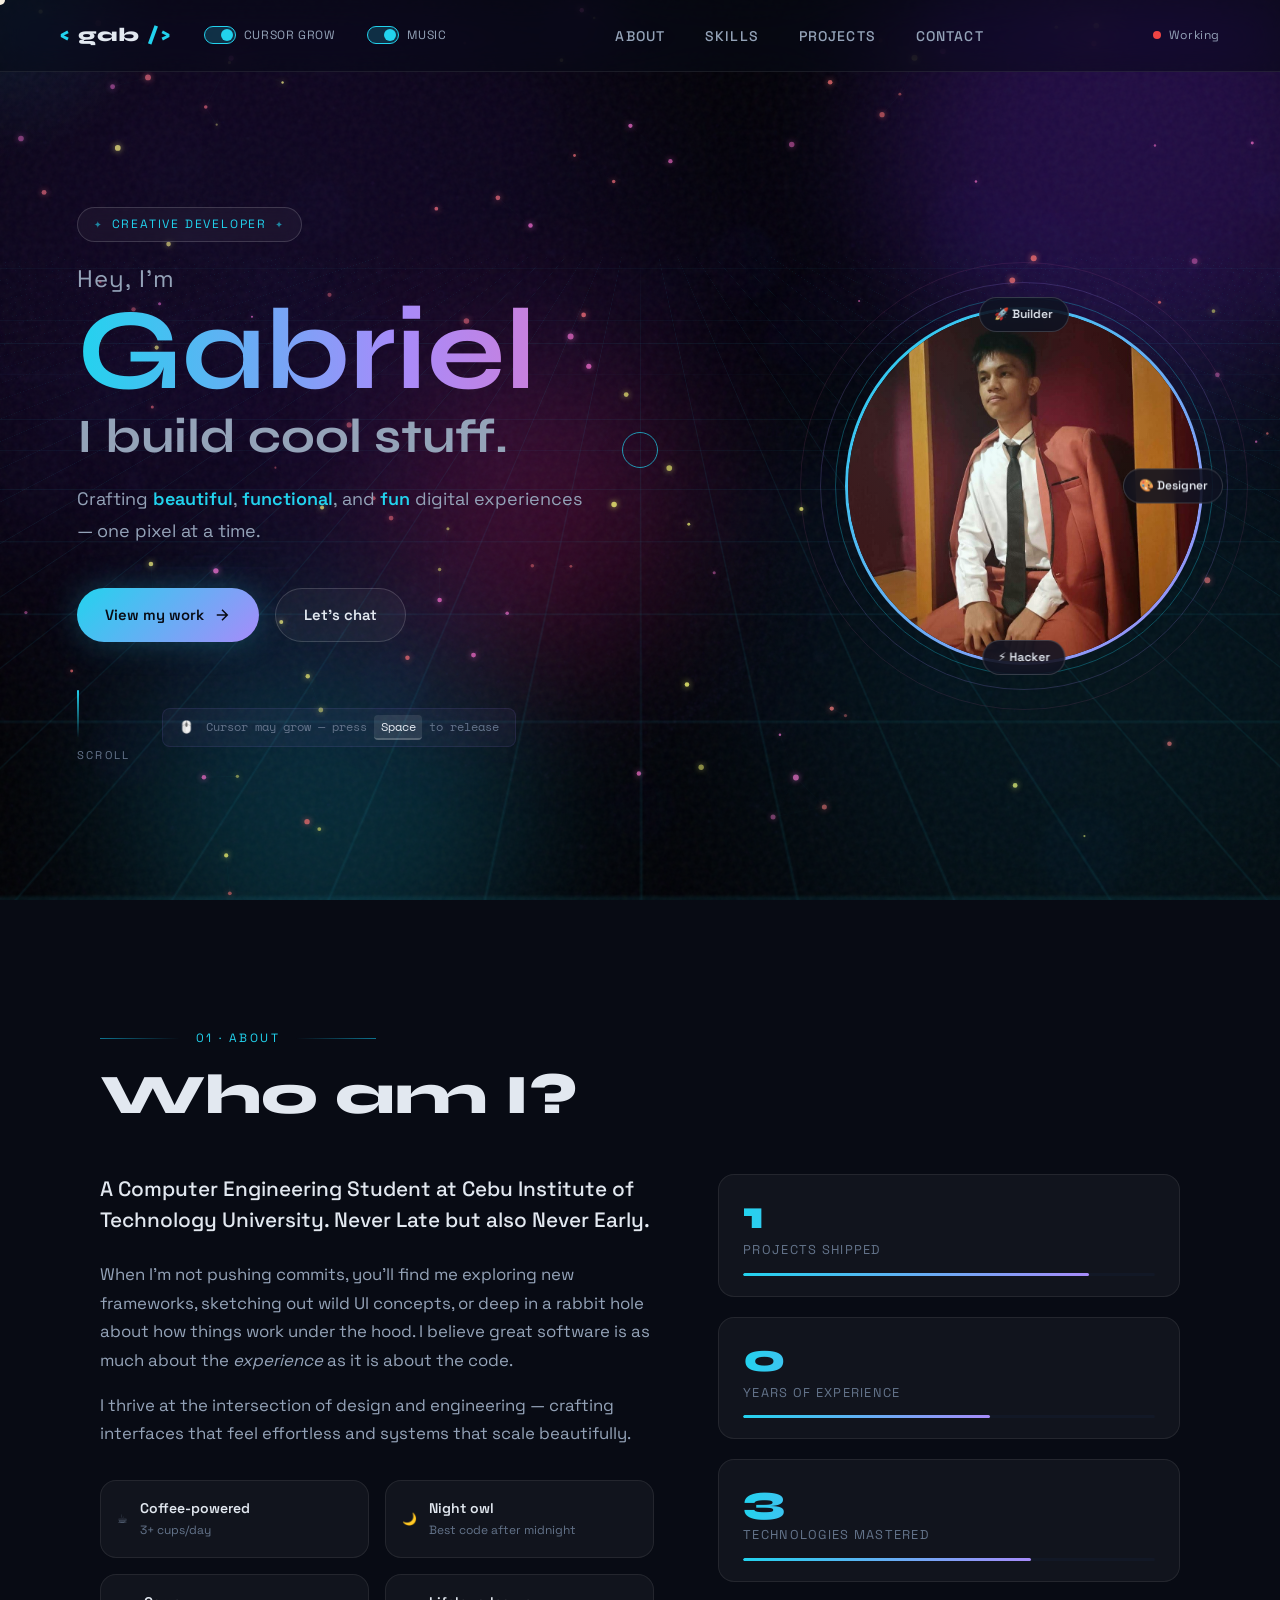
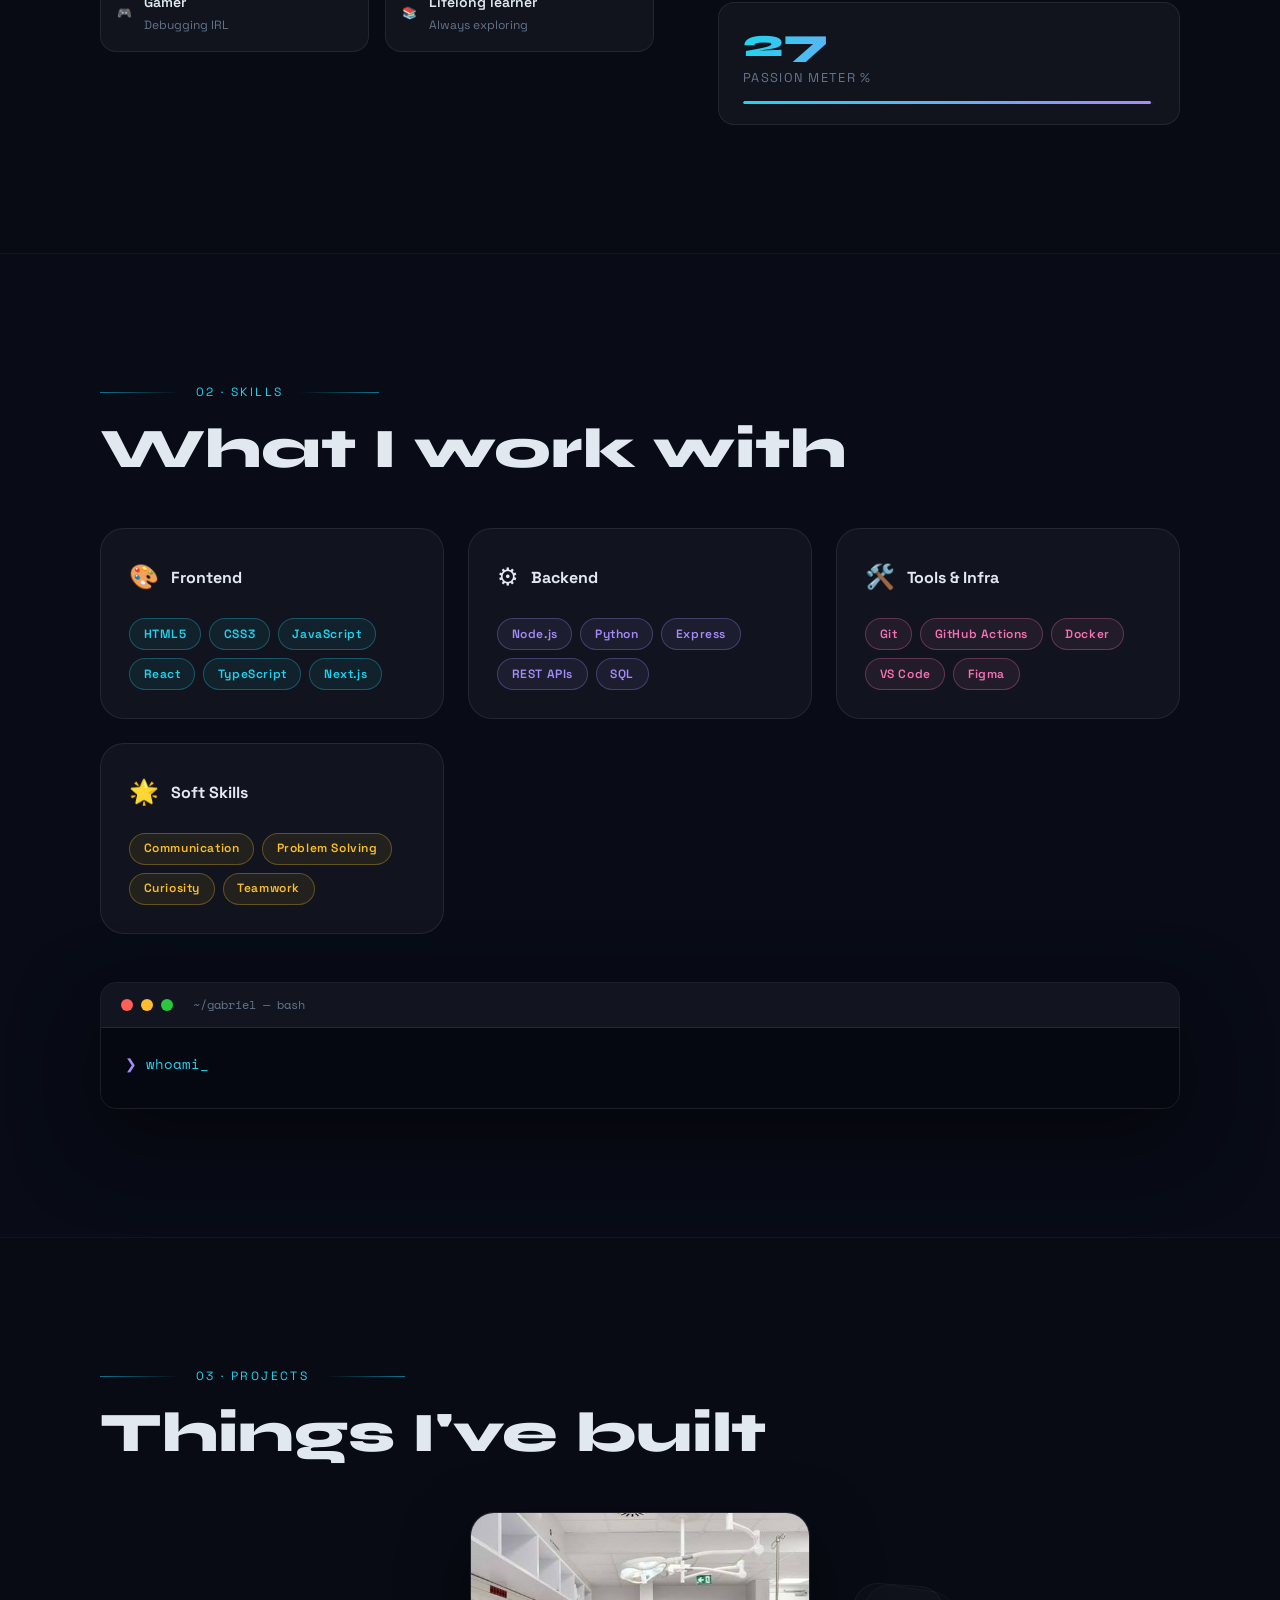
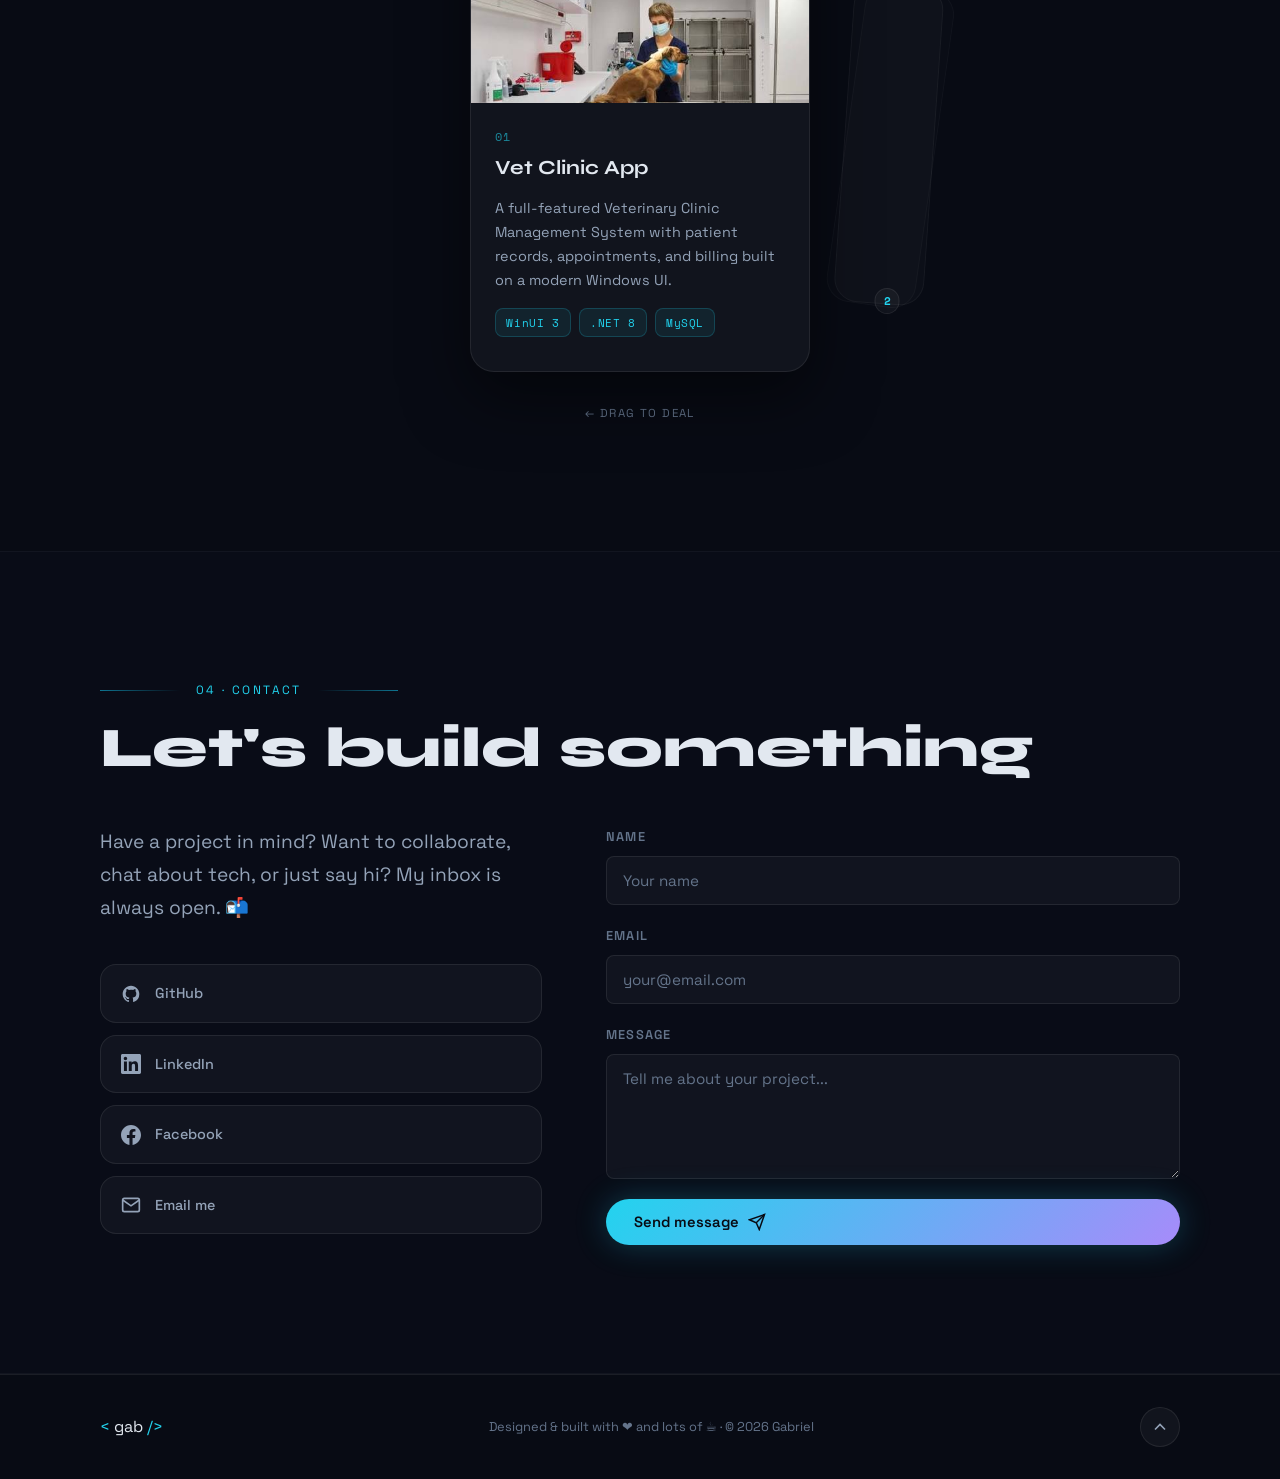
<file: index.html>
<!DOCTYPE html>
<html lang="en">
<head>
  <meta charset="UTF-8" />
  <meta name="viewport" content="width=device-width, initial-scale=1.0" />
  <title>Gabriel · Creative Developer</title>
  <meta name="description" content="Gabriel's creative developer portfolio — building beautiful, functional, and fun digital experiences." />

  <!-- Google Fonts -->
  <link rel="preconnect" href="https://fonts.googleapis.com" />
  <link rel="preconnect" href="https://fonts.gstatic.com" crossorigin />
  <link href="https://fonts.googleapis.com/css2?family=Space+Grotesk:wght@300;400;500;600;700&family=Space+Mono:ital,wght@0,400;0,700;1,400&family=Syne:wght@700;800&display=swap" rel="stylesheet" />

  <link rel="stylesheet" href="style.css" />
</head>
<body>

  <!-- ── Canvas particles ── -->
  <canvas id="particles-canvas"></canvas>

  <!-- ── Cursor glow ── -->
  <div id="cursor-glow"></div>
  <div id="cursor-dot"></div>
  <div id="cursor-ring"></div>

  <!-- ── Background Effects ── -->
  <div class="page-bg">
    <div class="bg-gradient-1"></div>
    <div class="bg-gradient-2"></div>
    <div class="bg-grid-wrap">
      <div class="bg-grid"></div>
    </div>
    <div class="bg-noise"></div>
  </div>

  <!-- ════════════════════════════
       NAV
  ════════════════════════════ -->
  <nav id="navbar">
    <div class="nav-left">
      <div class="nav-logo">
        <span class="logo-bracket">&lt;</span>
        <span class="logo-name">gab</span>
        <span class="logo-bracket">/&gt;</span>
      </div>
      <div class="nav-toggle-wrap">
        <label class="toggle-switch">
          <input type="checkbox" id="cursor-grow-toggle" checked>
          <span class="slider"></span>
        </label>
        <span class="toggle-label">Cursor Grow</span>
      </div>
      <div class="nav-toggle-wrap">
        <label class="toggle-switch">
          <input type="checkbox" id="music-toggle" checked>
          <span class="slider"></span>
        </label>
        <span class="toggle-label">Music</span>
      </div>
    </div>
    <ul class="nav-links">
      <li><a href="#about" class="nav-link">About</a></li>
      <li><a href="#skills" class="nav-link">Skills</a></li>
      <li><a href="#projects" class="nav-link">Projects</a></li>
      <li><a href="#contact" class="nav-link">Contact</a></li>
    </ul>
    <div class="nav-status">
      <span class="status-dot2"></span>
      <span>Working</span>
    </div>
  </nav>

  <!-- ════════════════════════════
       HERO
  ════════════════════════════ -->
  <section id="hero">
    <div class="hero-bg"></div>
    <div class="hero-overlay"></div>

    <!-- Floating blobs -->
    <div class="blob blob-1"></div>
    <div class="blob blob-2"></div>
    <div class="blob blob-3"></div>

    <div class="hero-content">
      <div class="hero-badge">
        <span class="badge-icon">✦</span>
        <span>Creative Developer</span>
        <span class="badge-icon">✦</span>
      </div>

      <h1 class="hero-title">
        <span class="title-line title-line-1">Hey, I'm</span>
        <span class="title-line title-line-2 gradient-text">Gabriel</span>
        <span class="title-line title-line-3">I build cool stuff.</span>
      </h1>

      <p class="hero-sub">
        Crafting <span class="highlight">beautiful</span>,
        <span class="highlight">functional</span>, and
        <span class="highlight">fun</span> digital experiences —
        one pixel at a time.
      </p>

      <div class="hero-cta">
        <a href="#projects" class="btn btn-primary" id="hero-cta-work">
          <span>View my work</span>
          <svg viewBox="0 0 24 24" fill="none" stroke="currentColor" stroke-width="2"><path d="M5 12h14M12 5l7 7-7 7"/></svg>
        </a>
        <a href="#contact" class="btn btn-ghost" id="hero-cta-contact">Let's chat</a>
      </div>

      <!-- Scroll hint + cursor hint side by side -->
      <div class="hero-hints">
        <div class="scroll-hint">
          <div class="scroll-line"></div>
          <span>scroll</span>
        </div>
        <div class="cursor-hint" id="cursor-hint">
          <span class="cursor-hint-icon">🖱️</span>
          <span>Cursor may grow — press <kbd>Space</kbd> to release</span>
        </div>
      </div>
    </div>

    <!-- Avatar card -->
    <div class="hero-avatar-wrap">
      <div class="avatar-ring ring-1"></div>
      <div class="avatar-ring ring-2"></div>
      <div class="avatar-ring ring-3"></div>
      <div class="avatar-frame">
        <img src="assets/avatar.jpg" alt="Gabriel - Developer Portrait" class="avatar-img" />
        <div class="avatar-glow"></div>
      </div>
      <!-- Floating tags -->
      <div class="float-tag tag-top" id="tag-1">🚀 Builder</div>
      <div class="float-tag tag-right" id="tag-2">🎨 Designer</div>
      <div class="float-tag tag-bottom" id="tag-3">⚡ Hacker</div>
    </div>
  </section>

  <!-- ════════════════════════════
       ABOUT
  ════════════════════════════ -->
  <section id="about" class="section">
    <div class="container">
      <div class="section-label">
        <span class="label-line"></span>
        <span>01 · About</span>
        <span class="label-line"></span>
      </div>
      <h2 class="section-title">Who am I?</h2>

      <div class="about-grid">
        <div class="about-text reveal">
          <p class="about-lead">
            A Computer Engineering Student at Cebu Institute of Technology University. Never Late but also Never Early.
          </p>
          <p>
            When I'm not pushing commits, you'll find me exploring new frameworks, sketching out
            wild UI concepts, or deep in a rabbit hole about how things work under the hood.
            I believe great software is as much about the <em>experience</em> as it is about
            the code.
          </p>
          <p>
            I thrive at the intersection of design and engineering — crafting interfaces that
            feel effortless and systems that scale beautifully.
          </p>
          <div class="about-fun-facts">
            <div class="fun-fact">
              <span class="fun-icon">☕</span>
              <div>
                <strong>Coffee-powered</strong>
                <span>3+ cups/day</span>
              </div>
            </div>
            <div class="fun-fact">
              <span class="fun-icon">🌙</span>
              <div>
                <strong>Night owl</strong>
                <span>Best code after midnight</span>
              </div>
            </div>
            <div class="fun-fact">
              <span class="fun-icon">🎮</span>
              <div>
                <strong>Gamer</strong>
                <span>Debugging IRL</span>
              </div>
            </div>
            <div class="fun-fact">
              <span class="fun-icon">📚</span>
              <div>
                <strong>Lifelong learner</strong>
                <span>Always exploring</span>
              </div>
            </div>
          </div>
        </div>

        <div class="about-stats reveal">
          <div class="stat-card">
            <span class="stat-num" data-target="5">0</span>
            <span class="stat-label">Projects shipped</span>
            <div class="stat-bar"><div class="stat-fill" style="width:84%"></div></div>
          </div>
          <div class="stat-card">
            <span class="stat-num" data-target="3">0</span>
            <span class="stat-label">Years of experience</span>
            <div class="stat-bar"><div class="stat-fill" style="width:60%"></div></div>
          </div>
          <div class="stat-card">
            <span class="stat-num" data-target="12">0</span>
            <span class="stat-label">Technologies mastered</span>
            <div class="stat-bar"><div class="stat-fill" style="width:70%"></div></div>
          </div>
          <div class="stat-card">
            <span class="stat-num" data-target="99">0</span>
            <span class="stat-label">Passion meter %</span>
            <div class="stat-bar"><div class="stat-fill" style="width:99%"></div></div>
          </div>
        </div>
      </div>
    </div>
  </section>

  <!-- ════════════════════════════
       SKILLS
  ════════════════════════════ -->
  <section id="skills" class="section section-dark">
    <div class="container">
      <div class="section-label">
        <span class="label-line"></span>
        <span>02 · Skills</span>
        <span class="label-line"></span>
      </div>
      <h2 class="section-title">What I work with</h2>

      <div class="skills-grid">

        <!-- Category -->
        <div class="skill-category reveal">
          <div class="skill-cat-header">
            <span class="skill-cat-icon">🎨</span>
            <h3>Frontend</h3>
          </div>
          <div class="skill-pills">
            <span class="pill pill-cyan">HTML5</span>
            <span class="pill pill-cyan">CSS3</span>
            <span class="pill pill-cyan">JavaScript</span>
            <span class="pill pill-cyan">React</span>
            <span class="pill pill-cyan">TypeScript</span>
            <span class="pill pill-cyan">Next.js</span>
          </div>
        </div>

        <div class="skill-category reveal">
          <div class="skill-cat-header">
            <span class="skill-cat-icon">⚙️</span>
            <h3>Backend</h3>
          </div>
          <div class="skill-pills">
            <span class="pill pill-purple">Node.js</span>
            <span class="pill pill-purple">Python</span>
            <span class="pill pill-purple">Express</span>
            <span class="pill pill-purple">REST APIs</span>
            <span class="pill pill-purple">SQL</span>
          </div>
        </div>

        <div class="skill-category reveal">
          <div class="skill-cat-header">
            <span class="skill-cat-icon">🛠️</span>
            <h3>Tools &amp; Infra</h3>
          </div>
          <div class="skill-pills">
            <span class="pill pill-pink">Git</span>
            <span class="pill pill-pink">GitHub Actions</span>
            <span class="pill pill-pink">Docker</span>
            <span class="pill pill-pink">VS Code</span>
            <span class="pill pill-pink">Figma</span>
          </div>
        </div>

        <div class="skill-category reveal">
          <div class="skill-cat-header">
            <span class="skill-cat-icon">🌟</span>
            <h3>Soft Skills</h3>
          </div>
          <div class="skill-pills">
            <span class="pill pill-gold">Communication</span>
            <span class="pill pill-gold">Problem Solving</span>
            <span class="pill pill-gold">Curiosity</span>
            <span class="pill pill-gold">Teamwork</span>
          </div>
        </div>

      </div>

      <!-- Terminal easter egg -->
      <div class="terminal reveal">
        <div class="terminal-header">
          <span class="dot red"></span>
          <span class="dot yellow"></span>
          <span class="dot green"></span>
          <span class="terminal-title">~/gabriel — bash</span>
        </div>
        <div class="terminal-body" id="terminal-body">
          <span class="prompt">❯ </span><span id="terminal-text"></span><span class="cursor-blink">_</span>
        </div>
      </div>
    </div>
  </section>

  <!-- ════════════════════════════
       PROJECTS
  ════════════════════════════ -->
  <section id="projects" class="section">
    <div class="container">
      <div class="section-label">
        <span class="label-line"></span>
        <span>03 · Projects</span>
        <span class="label-line"></span>
      </div>
      <h2 class="section-title">Things I've built</h2>

      <!-- Card Deck -->
      <div class="deck-wrapper">

        <!-- Left discard pile -->
        <div class="deck-side deck-side-left">
          <div class="deck-back deck-back-2"></div>
          <div class="deck-back deck-back-1"></div>
          <div class="deck-badge" id="badge-left">0</div>
        </div>

        <!-- Stage: all 3 cards are absolutely positioned here -->
        <div class="deck-stage" id="deck-stage">

             <article class="project-card" id="project-1">
            <div class="project-img-wrap">
              <div class="project-img project-img-1">
                <img src="assets/project-1.jpg" alt="Vet Clinic App preview" class="card-thumb" onerror="this.style.display='none'">
              </div>
              <div class="project-overlay">
                <a href="https://github.com/GABRIEL-CSTND/VetClinicApp" target="_blank" rel="noopener noreferrer" class="project-link" aria-label="View VetClinicApp">
                  <svg viewBox="0 0 24 24" fill="none" stroke="currentColor" stroke-width="2"><path d="M18 13v6a2 2 0 01-2 2H5a2 2 0 01-2-2V8a2 2 0 012-2h6M15 3h6v6M10 14L21 3"/></svg>
                </a>
              </div>
            </div>
            <div class="project-info">
              <span class="project-num">01</span>
              <h3 class="project-title">Vet Clinic App</h3>
              <p class="project-desc">A full-featured Veterinary Clinic Management System with patient records, appointments, and billing built on a modern Windows UI.</p>
              <div class="project-tags"><span>WinUI 3</span><span>.NET 8</span><span>MySQL</span></div>
            </div>
          </article>

          <article class="project-card" id="project-2">
            <div class="project-img-wrap">
              <div class="project-img project-img-2">
                <img src="assets/project-2.jpg" alt="Gala preview" class="card-thumb" onerror="this.style.display='none'">
              </div>
              <div class="project-overlay">
                <a href="https://github.com/vesper-org/gala" target="_blank" rel="noopener noreferrer" class="project-link" aria-label="View Gala">
                  <svg viewBox="0 0 24 24" fill="none" stroke="currentColor" stroke-width="2"><path d="M18 13v6a2 2 0 01-2 2H5a2 2 0 01-2-2V8a2 2 0 012-2h6M15 3h6v6M10 14L21 3"/></svg>
                </a>
              </div>
            </div>
            <div class="project-info">
              <span class="project-num">02</span>
              <h3 class="project-title">Gala</h3>
              <p class="project-desc">A collaborative project under the vesper-org, pushing boundaries in modern software development.</p>
              <div class="project-tags"><span>vesper-org</span><span>Collaborative</span></div>
            </div>
          </article>

          <article class="project-card" id="project-3">
            <div class="project-img-wrap">
              <div class="project-img project-img-3">
                <img src="assets/project-3.jpg" alt="Hotel Reservation System preview" class="card-thumb" onerror="this.style.display='none'">
              </div>
              <div class="project-overlay">
                <a href="https://github.com/GABRIEL-CSTND/HOTEL-RESERVATION-SYSTEM" target="_blank" rel="noopener noreferrer" class="project-link" aria-label="View Hotel Reservation System">
                  <svg viewBox="0 0 24 24" fill="none" stroke="currentColor" stroke-width="2"><path d="M18 13v6a2 2 0 01-2 2H5a2 2 0 01-2-2V8a2 2 0 012-2h6M15 3h6v6M10 14L21 3"/></svg>
                </a>
              </div>
            </div>
            <div class="project-info">
              <span class="project-num">03</span>
              <h3 class="project-title">Hotel Reservation System</h3>
              <p class="project-desc">A hotel booking and reservation management system handling room availability, guest records, and check-in/out workflows.</p>
              <div class="project-tags"><span>C#</span><span>JSON</span></div>
            </div>
          </article>

        </div><!-- /deck-stage -->

        <!-- Right draw pile -->
        <div class="deck-side deck-side-right">
          <div class="deck-back deck-back-2"></div>
          <div class="deck-back deck-back-1"></div>
          <div class="deck-badge" id="badge-right">2</div>
        </div>

      </div><!-- /deck-wrapper -->
      <p class="deck-hint">← drag to deal</p>

    </div>
  </section>

  <!-- ════════════════════════════
       CONTACT
  ════════════════════════════ -->
  <section id="contact" class="section section-dark">
    <div class="container">
      <div class="section-label">
        <span class="label-line"></span>
        <span>04 · Contact</span>
        <span class="label-line"></span>
      </div>
      <h2 class="section-title">Let's build something</h2>

      <div class="contact-wrap">
        <div class="contact-left reveal">
          <p class="contact-lead">
            Have a project in mind? Want to collaborate, chat about tech, or just say hi?
            My inbox is always open. 📬
          </p>
          <div class="social-links">
            <a href="https://github.com/GABRIEL-CSTND" target="_blank" rel="noopener noreferrer" class="social-link" id="social-github" aria-label="GitHub">
              <svg viewBox="0 0 24 24" fill="currentColor"><path d="M12 2C6.477 2 2 6.484 2 12.017c0 4.425 2.865 8.18 6.839 9.504.5.092.682-.217.682-.483 0-.237-.008-.868-.013-1.703-2.782.605-3.369-1.343-3.369-1.343-.454-1.158-1.11-1.466-1.11-1.466-.908-.62.069-.608.069-.608 1.003.07 1.531 1.032 1.531 1.032.892 1.53 2.341 1.088 2.91.832.092-.647.35-1.088.636-1.338-2.22-.253-4.555-1.113-4.555-4.951 0-1.093.39-1.988 1.029-2.688-.103-.253-.446-1.272.098-2.65 0 0 .84-.27 2.75 1.026A9.564 9.564 0 0112 6.844c.85.004 1.705.115 2.504.337 1.909-1.296 2.747-1.027 2.747-1.027.546 1.379.202 2.398.1 2.651.64.7 1.028 1.595 1.028 2.688 0 3.848-2.339 4.695-4.566 4.943.359.309.678.92.678 1.855 0 1.338-.012 2.419-.012 2.747 0 .268.18.58.688.482A10.019 10.019 0 0022 12.017C22 6.484 17.522 2 12 2z"/></svg>
              GitHub
            </a>
            <a href="https://www.linkedin.com/in/gabriel-casta%C3%B1eda-384131439" target="_blank" rel="noopener noreferrer" class="social-link" id="social-linkedin" aria-label="LinkedIn">
              <svg viewBox="0 0 24 24" fill="currentColor"><path d="M20.447 20.452h-3.554v-5.569c0-1.328-.027-3.037-1.852-3.037-1.853 0-2.136 1.445-2.136 2.939v5.667H9.351V9h3.414v1.561h.046c.477-.9 1.637-1.85 3.37-1.85 3.601 0 4.267 2.37 4.267 5.455v6.286zM5.337 7.433c-1.144 0-2.063-.926-2.063-2.065 0-1.138.92-2.063 2.063-2.063 1.14 0 2.064.925 2.064 2.063 0 1.139-.925 2.065-2.064 2.065zm1.782 13.019H3.555V9h3.564v11.452zM22.225 0H1.771C.792 0 0 .774 0 1.729v20.542C0 23.227.792 24 1.771 24h20.451C23.2 24 24 23.227 24 22.271V1.729C24 .774 23.2 0 22.222 0h.003z"/></svg>
              LinkedIn
            </a>
            <a href="https://www.facebook.com/share/1DnxGF5taS/" target="_blank" rel="noopener noreferrer" class="social-link" id="social-facebook" aria-label="Facebook">
              <svg viewBox="0 0 24 24" fill="currentColor"><path d="M24 12.073c0-6.627-5.373-12-12-12s-12 5.373-12 12c0 5.99 4.388 10.954 10.125 11.854v-8.385H7.078v-3.47h3.047V9.43c0-3.007 1.792-4.669 4.533-4.669 1.312 0 2.686.235 2.686.235v2.953H15.83c-1.491 0-1.956.925-1.956 1.874v2.25h3.328l-.532 3.47h-2.796v8.385C19.612 23.027 24 18.062 24 12.073z"/></svg>
              Facebook
            </a>
            <a href="mailto:castanedag438@gmail.com" class="social-link" id="social-email" aria-label="Email">
              <svg viewBox="0 0 24 24" fill="none" stroke="currentColor" stroke-width="2"><path d="M4 4h16c1.1 0 2 .9 2 2v12c0 1.1-.9 2-2 2H4c-1.1 0-2-.9-2-2V6c0-1.1.9-2 2-2z"/><polyline points="22,6 12,13 2,6"/></svg>
              Email me
            </a>
          </div>
        </div>

        <form class="contact-form reveal" id="contact-form" action="https://formsubmit.co/castanedag438@gmail.com" method="POST">
          <div class="form-group">
            <label for="name">Name</label>
            <input type="text" id="name" name="name" placeholder="Your name" autocomplete="name" required />
          </div>
          <div class="form-group">
            <label for="email">Email</label>
            <input type="email" id="email" name="email" placeholder="your@email.com" autocomplete="email" required />
          </div>
          <div class="form-group">
            <label for="message">Message</label>
            <textarea id="message" name="message" rows="5" placeholder="Tell me about your project..." required></textarea>
          </div>
          <button type="submit" class="btn btn-primary" id="submit-btn">
            <span>Send message</span>
            <svg viewBox="0 0 24 24" fill="none" stroke="currentColor" stroke-width="2"><line x1="22" y1="2" x2="11" y2="13"/><polygon points="22 2 15 22 11 13 2 9 22 2"/></svg>
          </button>
          <div class="form-success" id="form-success">
            <span>🎉</span> Message sent! I'll get back to you soon.
          </div>
        </form>
      </div>
    </div>
  </section>

  <!-- ════════════════════════════
       FOOTER
  ════════════════════════════ -->
  <footer id="footer">
    <div class="container">
      <div class="footer-content">
        <div class="footer-logo">
          <span class="logo-bracket">&lt;</span>
          <span class="logo-name">gab</span>
          <span class="logo-bracket">/&gt;</span>
        </div>
        <p class="footer-copy">
          Designed &amp; built with ❤️ and lots of ☕ · © <span id="year"></span> Gabriel
        </p>
        <a href="#hero" class="back-to-top" id="back-to-top" aria-label="Back to top">
          <svg viewBox="0 0 24 24" fill="none" stroke="currentColor" stroke-width="2"><polyline points="18 15 12 9 6 15"/></svg>
        </a>
      </div>
    </div>
  </footer>

  <audio id="bg-audio" src="assets/bg-music-v2.mp3" loop preload="auto"></audio>
  <script src="script.js"></script>
</body>
</html>
</file>
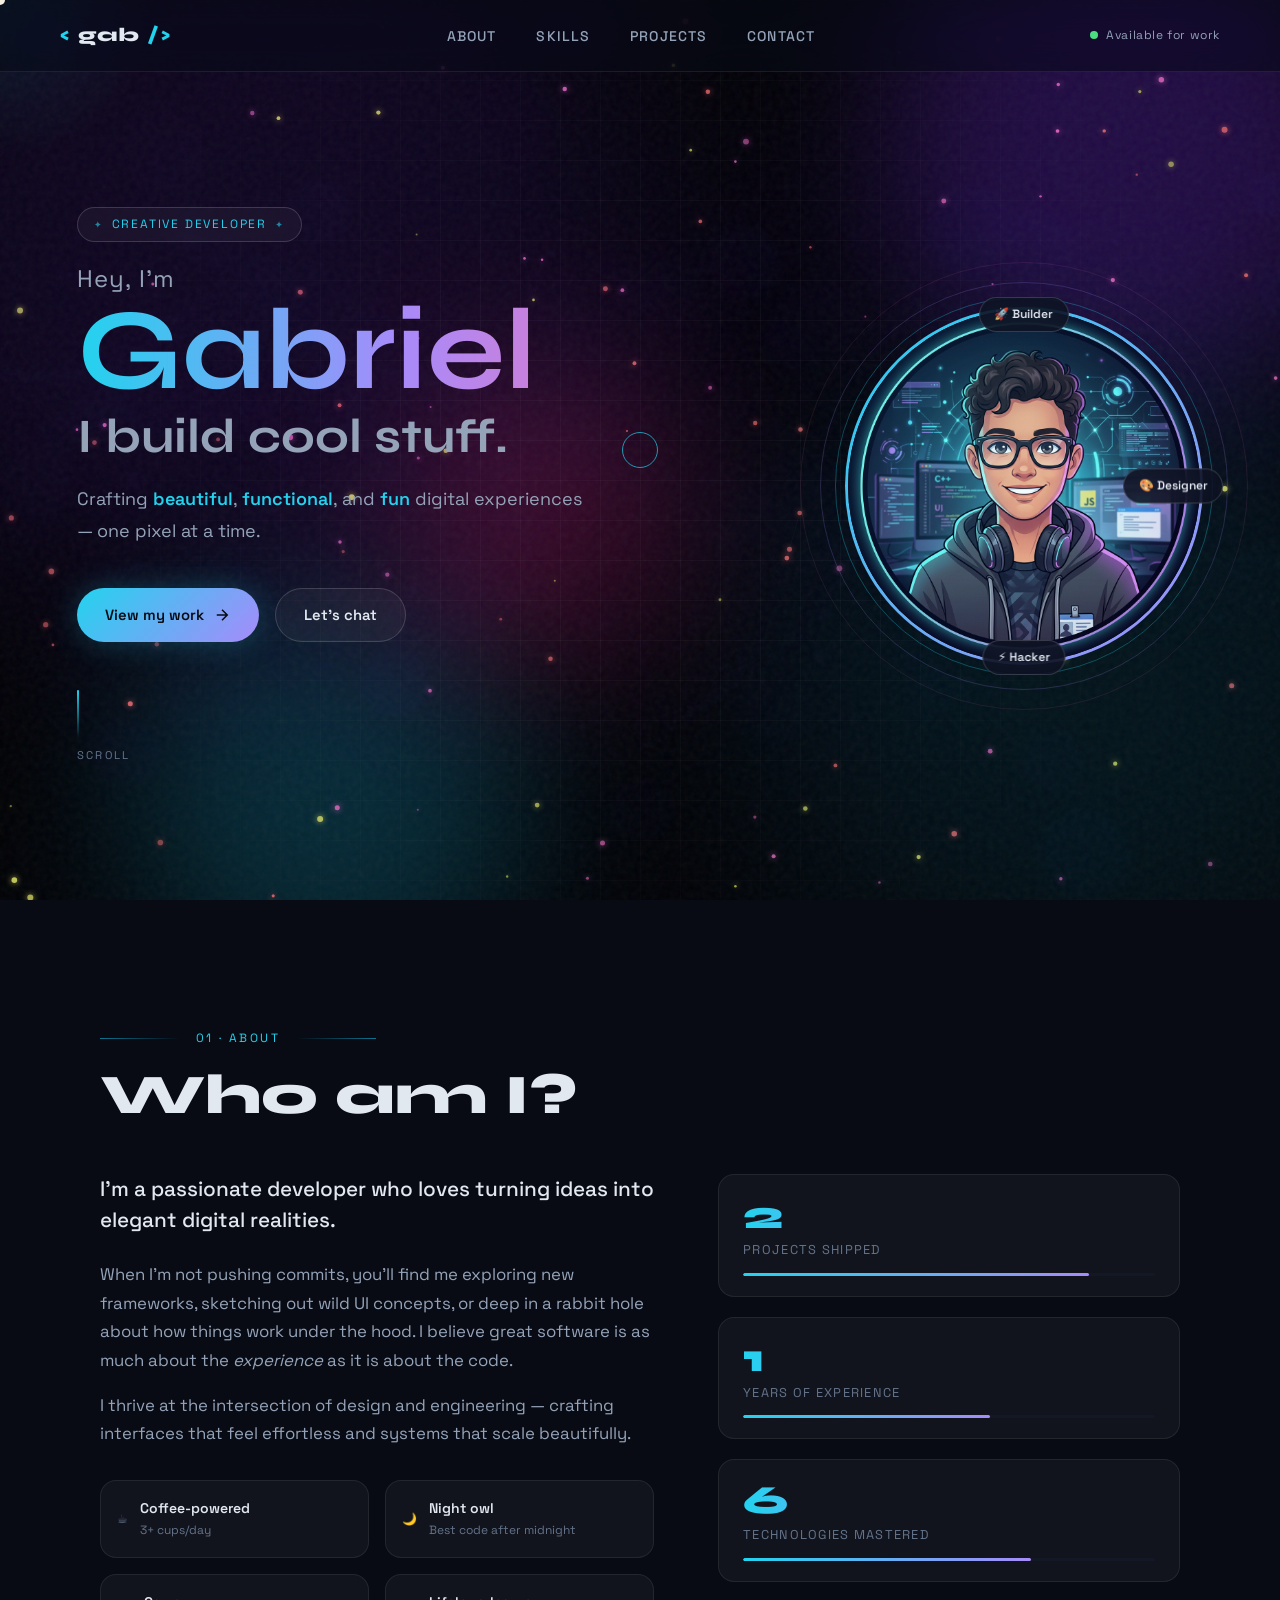
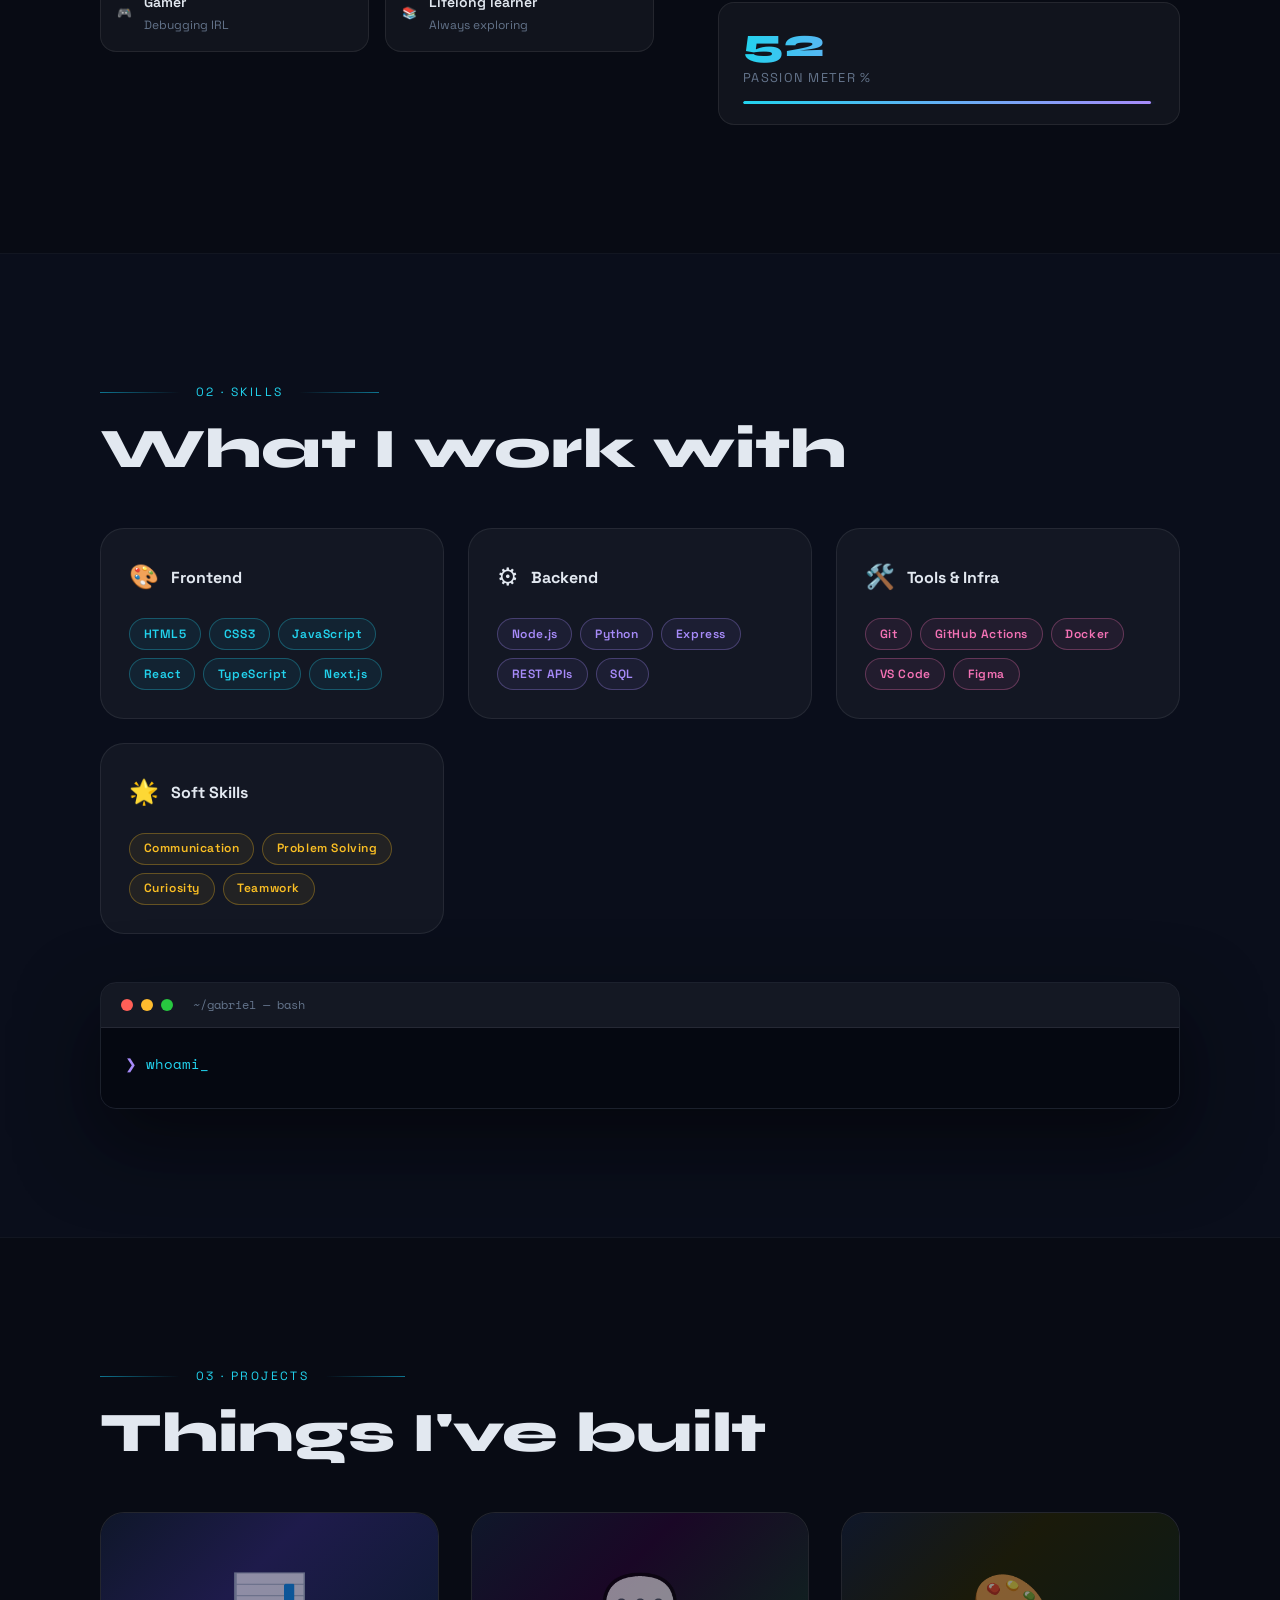
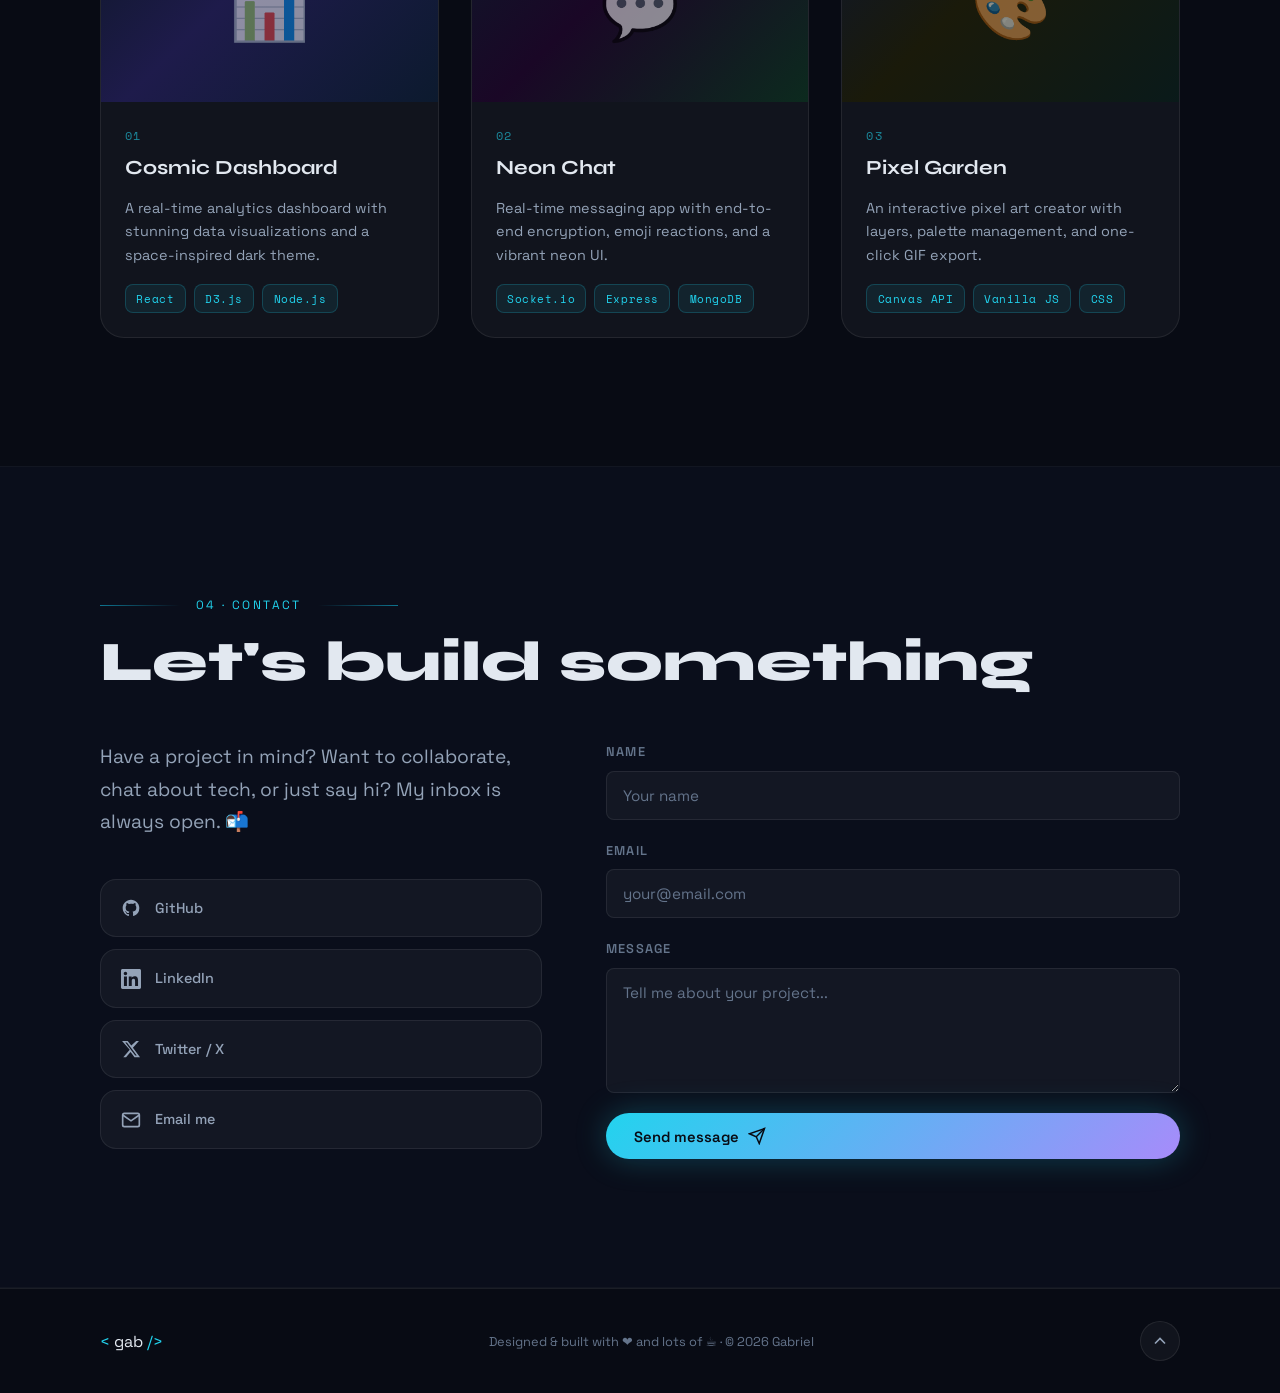
<file: Profile/index.html>
<!DOCTYPE html>
<html lang="en">
<head>
  <meta charset="UTF-8" />
  <meta name="viewport" content="width=device-width, initial-scale=1.0" />
  <title>Gabriel · Creative Developer</title>
  <meta name="description" content="Gabriel's creative developer portfolio — building beautiful, functional, and fun digital experiences." />

  <!-- Google Fonts -->
  <link rel="preconnect" href="https://fonts.googleapis.com" />
  <link rel="preconnect" href="https://fonts.gstatic.com" crossorigin />
  <link href="https://fonts.googleapis.com/css2?family=Space+Grotesk:wght@300;400;500;600;700&family=Space+Mono:ital,wght@0,400;0,700;1,400&family=Syne:wght@700;800&display=swap" rel="stylesheet" />

  <link rel="stylesheet" href="style.css" />
</head>
<body>

  <!-- ── Canvas particles ── -->
  <canvas id="particles-canvas"></canvas>

  <!-- ── Cursor glow ── -->
  <div id="cursor-glow"></div>
  <div id="cursor-dot"></div>
  <div id="cursor-ring"></div>

  <!-- ── Background Effects ── -->
  <div class="page-bg">
    <div class="bg-gradient-1"></div>
    <div class="bg-gradient-2"></div>
    <div class="bg-grid"></div>
    <div class="bg-noise"></div>
  </div>

  <!-- ════════════════════════════
       NAV
  ════════════════════════════ -->
  <nav id="navbar">
    <div class="nav-logo">
      <span class="logo-bracket">&lt;</span>
      <span class="logo-name">gab</span>
      <span class="logo-bracket">/&gt;</span>
    </div>
    <ul class="nav-links">
      <li><a href="#about" class="nav-link">About</a></li>
      <li><a href="#skills" class="nav-link">Skills</a></li>
      <li><a href="#projects" class="nav-link">Projects</a></li>
      <li><a href="#contact" class="nav-link">Contact</a></li>
    </ul>
    <div class="nav-status">
      <span class="status-dot"></span>
      <span>Available for work</span>
    </div>
  </nav>

  <!-- ════════════════════════════
       HERO
  ════════════════════════════ -->
  <section id="hero">
    <div class="hero-bg"></div>
    <div class="hero-overlay"></div>

    <!-- Floating blobs -->
    <div class="blob blob-1"></div>
    <div class="blob blob-2"></div>
    <div class="blob blob-3"></div>

    <div class="hero-content">
      <div class="hero-badge">
        <span class="badge-icon">✦</span>
        <span>Creative Developer</span>
        <span class="badge-icon">✦</span>
      </div>

      <h1 class="hero-title">
        <span class="title-line title-line-1">Hey, I'm</span>
        <span class="title-line title-line-2 gradient-text">Gabriel</span>
        <span class="title-line title-line-3">I build cool stuff.</span>
      </h1>

      <p class="hero-sub">
        Crafting <span class="highlight">beautiful</span>,
        <span class="highlight">functional</span>, and
        <span class="highlight">fun</span> digital experiences —
        one pixel at a time.
      </p>

      <div class="hero-cta">
        <a href="#projects" class="btn btn-primary" id="hero-cta-work">
          <span>View my work</span>
          <svg viewBox="0 0 24 24" fill="none" stroke="currentColor" stroke-width="2"><path d="M5 12h14M12 5l7 7-7 7"/></svg>
        </a>
        <a href="#contact" class="btn btn-ghost" id="hero-cta-contact">Let's chat</a>
      </div>

      <!-- Scroll hint -->
      <div class="scroll-hint">
        <div class="scroll-line"></div>
        <span>scroll</span>
      </div>
    </div>

    <!-- Avatar card -->
    <div class="hero-avatar-wrap">
      <div class="avatar-ring ring-1"></div>
      <div class="avatar-ring ring-2"></div>
      <div class="avatar-ring ring-3"></div>
      <div class="avatar-frame">
        <img src="assets/avatar.jpg" alt="Gabriel - Developer Portrait" class="avatar-img" />
        <div class="avatar-glow"></div>
      </div>
      <!-- Floating tags -->
      <div class="float-tag tag-top" id="tag-1">🚀 Builder</div>
      <div class="float-tag tag-right" id="tag-2">🎨 Designer</div>
      <div class="float-tag tag-bottom" id="tag-3">⚡ Hacker</div>
    </div>
  </section>

  <!-- ════════════════════════════
       ABOUT
  ════════════════════════════ -->
  <section id="about" class="section">
    <div class="container">
      <div class="section-label">
        <span class="label-line"></span>
        <span>01 · About</span>
        <span class="label-line"></span>
      </div>
      <h2 class="section-title">Who am I?</h2>

      <div class="about-grid">
        <div class="about-text reveal">
          <p class="about-lead">
            I'm a passionate developer who loves turning ideas into elegant digital realities.
          </p>
          <p>
            When I'm not pushing commits, you'll find me exploring new frameworks, sketching out
            wild UI concepts, or deep in a rabbit hole about how things work under the hood.
            I believe great software is as much about the <em>experience</em> as it is about
            the code.
          </p>
          <p>
            I thrive at the intersection of design and engineering — crafting interfaces that
            feel effortless and systems that scale beautifully.
          </p>
          <div class="about-fun-facts">
            <div class="fun-fact">
              <span class="fun-icon">☕</span>
              <div>
                <strong>Coffee-powered</strong>
                <span>3+ cups/day</span>
              </div>
            </div>
            <div class="fun-fact">
              <span class="fun-icon">🌙</span>
              <div>
                <strong>Night owl</strong>
                <span>Best code after midnight</span>
              </div>
            </div>
            <div class="fun-fact">
              <span class="fun-icon">🎮</span>
              <div>
                <strong>Gamer</strong>
                <span>Debugging IRL</span>
              </div>
            </div>
            <div class="fun-fact">
              <span class="fun-icon">📚</span>
              <div>
                <strong>Lifelong learner</strong>
                <span>Always exploring</span>
              </div>
            </div>
          </div>
        </div>

        <div class="about-stats reveal">
          <div class="stat-card">
            <span class="stat-num" data-target="5">0</span>
            <span class="stat-label">Projects shipped</span>
            <div class="stat-bar"><div class="stat-fill" style="width:84%"></div></div>
          </div>
          <div class="stat-card">
            <span class="stat-num" data-target="3">0</span>
            <span class="stat-label">Years of experience</span>
            <div class="stat-bar"><div class="stat-fill" style="width:60%"></div></div>
          </div>
          <div class="stat-card">
            <span class="stat-num" data-target="12">0</span>
            <span class="stat-label">Technologies mastered</span>
            <div class="stat-bar"><div class="stat-fill" style="width:70%"></div></div>
          </div>
          <div class="stat-card">
            <span class="stat-num" data-target="99">0</span>
            <span class="stat-label">Passion meter %</span>
            <div class="stat-bar"><div class="stat-fill" style="width:99%"></div></div>
          </div>
        </div>
      </div>
    </div>
  </section>

  <!-- ════════════════════════════
       SKILLS
  ════════════════════════════ -->
  <section id="skills" class="section section-dark">
    <div class="container">
      <div class="section-label">
        <span class="label-line"></span>
        <span>02 · Skills</span>
        <span class="label-line"></span>
      </div>
      <h2 class="section-title">What I work with</h2>

      <div class="skills-grid">

        <!-- Category -->
        <div class="skill-category reveal">
          <div class="skill-cat-header">
            <span class="skill-cat-icon">🎨</span>
            <h3>Frontend</h3>
          </div>
          <div class="skill-pills">
            <span class="pill pill-cyan">HTML5</span>
            <span class="pill pill-cyan">CSS3</span>
            <span class="pill pill-cyan">JavaScript</span>
            <span class="pill pill-cyan">React</span>
            <span class="pill pill-cyan">TypeScript</span>
            <span class="pill pill-cyan">Next.js</span>
          </div>
        </div>

        <div class="skill-category reveal">
          <div class="skill-cat-header">
            <span class="skill-cat-icon">⚙️</span>
            <h3>Backend</h3>
          </div>
          <div class="skill-pills">
            <span class="pill pill-purple">Node.js</span>
            <span class="pill pill-purple">Python</span>
            <span class="pill pill-purple">Express</span>
            <span class="pill pill-purple">REST APIs</span>
            <span class="pill pill-purple">SQL</span>
          </div>
        </div>

        <div class="skill-category reveal">
          <div class="skill-cat-header">
            <span class="skill-cat-icon">🛠️</span>
            <h3>Tools &amp; Infra</h3>
          </div>
          <div class="skill-pills">
            <span class="pill pill-pink">Git</span>
            <span class="pill pill-pink">GitHub Actions</span>
            <span class="pill pill-pink">Docker</span>
            <span class="pill pill-pink">VS Code</span>
            <span class="pill pill-pink">Figma</span>
          </div>
        </div>

        <div class="skill-category reveal">
          <div class="skill-cat-header">
            <span class="skill-cat-icon">🌟</span>
            <h3>Soft Skills</h3>
          </div>
          <div class="skill-pills">
            <span class="pill pill-gold">Communication</span>
            <span class="pill pill-gold">Problem Solving</span>
            <span class="pill pill-gold">Curiosity</span>
            <span class="pill pill-gold">Teamwork</span>
          </div>
        </div>

      </div>

      <!-- Terminal easter egg -->
      <div class="terminal reveal">
        <div class="terminal-header">
          <span class="dot red"></span>
          <span class="dot yellow"></span>
          <span class="dot green"></span>
          <span class="terminal-title">~/gabriel — bash</span>
        </div>
        <div class="terminal-body" id="terminal-body">
          <span class="prompt">❯ </span><span id="terminal-text"></span><span class="cursor-blink">_</span>
        </div>
      </div>
    </div>
  </section>

  <!-- ════════════════════════════
       PROJECTS
  ════════════════════════════ -->
  <section id="projects" class="section">
    <div class="container">
      <div class="section-label">
        <span class="label-line"></span>
        <span>03 · Projects</span>
        <span class="label-line"></span>
      </div>
      <h2 class="section-title">Things I've built</h2>

      <div class="projects-grid">

        <article class="project-card reveal" id="project-1">
          <div class="project-img-wrap">
            <div class="project-img project-img-1"></div>
            <div class="project-overlay">
              <a href="#" class="project-link" aria-label="View Project 1">
                <svg viewBox="0 0 24 24" fill="none" stroke="currentColor" stroke-width="2"><path d="M18 13v6a2 2 0 01-2 2H5a2 2 0 01-2-2V8a2 2 0 012-2h6M15 3h6v6M10 14L21 3"/></svg>
              </a>
            </div>
          </div>
          <div class="project-info">
            <span class="project-num">01</span>
            <h3 class="project-title">Cosmic Dashboard</h3>
            <p class="project-desc">A real-time analytics dashboard with stunning data visualizations and a space-inspired dark theme.</p>
            <div class="project-tags">
              <span>React</span><span>D3.js</span><span>Node.js</span>
            </div>
          </div>
        </article>

        <article class="project-card reveal" id="project-2">
          <div class="project-img-wrap">
            <div class="project-img project-img-2"></div>
            <div class="project-overlay">
              <a href="#" class="project-link" aria-label="View Project 2">
                <svg viewBox="0 0 24 24" fill="none" stroke="currentColor" stroke-width="2"><path d="M18 13v6a2 2 0 01-2 2H5a2 2 0 01-2-2V8a2 2 0 012-2h6M15 3h6v6M10 14L21 3"/></svg>
              </a>
            </div>
          </div>
          <div class="project-info">
            <span class="project-num">02</span>
            <h3 class="project-title">Neon Chat</h3>
            <p class="project-desc">Real-time messaging app with end-to-end encryption, emoji reactions, and a vibrant neon UI.</p>
            <div class="project-tags">
              <span>Socket.io</span><span>Express</span><span>MongoDB</span>
            </div>
          </div>
        </article>

        <article class="project-card reveal" id="project-3">
          <div class="project-img-wrap">
            <div class="project-img project-img-3"></div>
            <div class="project-overlay">
              <a href="#" class="project-link" aria-label="View Project 3">
                <svg viewBox="0 0 24 24" fill="none" stroke="currentColor" stroke-width="2"><path d="M18 13v6a2 2 0 01-2 2H5a2 2 0 01-2-2V8a2 2 0 012-2h6M15 3h6v6M10 14L21 3"/></svg>
              </a>
            </div>
          </div>
          <div class="project-info">
            <span class="project-num">03</span>
            <h3 class="project-title">Pixel Garden</h3>
            <p class="project-desc">An interactive pixel art creator with layers, palette management, and one-click GIF export.</p>
            <div class="project-tags">
              <span>Canvas API</span><span>Vanilla JS</span><span>CSS</span>
            </div>
          </div>
        </article>

      </div>
    </div>
  </section>

  <!-- ════════════════════════════
       CONTACT
  ════════════════════════════ -->
  <section id="contact" class="section section-dark">
    <div class="container">
      <div class="section-label">
        <span class="label-line"></span>
        <span>04 · Contact</span>
        <span class="label-line"></span>
      </div>
      <h2 class="section-title">Let's build something</h2>

      <div class="contact-wrap">
        <div class="contact-left reveal">
          <p class="contact-lead">
            Have a project in mind? Want to collaborate, chat about tech, or just say hi?
            My inbox is always open. 📬
          </p>
          <div class="social-links">
            <a href="https://github.com" target="_blank" rel="noopener noreferrer" class="social-link" id="social-github" aria-label="GitHub">
              <svg viewBox="0 0 24 24" fill="currentColor"><path d="M12 2C6.477 2 2 6.484 2 12.017c0 4.425 2.865 8.18 6.839 9.504.5.092.682-.217.682-.483 0-.237-.008-.868-.013-1.703-2.782.605-3.369-1.343-3.369-1.343-.454-1.158-1.11-1.466-1.11-1.466-.908-.62.069-.608.069-.608 1.003.07 1.531 1.032 1.531 1.032.892 1.53 2.341 1.088 2.91.832.092-.647.35-1.088.636-1.338-2.22-.253-4.555-1.113-4.555-4.951 0-1.093.39-1.988 1.029-2.688-.103-.253-.446-1.272.098-2.65 0 0 .84-.27 2.75 1.026A9.564 9.564 0 0112 6.844c.85.004 1.705.115 2.504.337 1.909-1.296 2.747-1.027 2.747-1.027.546 1.379.202 2.398.1 2.651.64.7 1.028 1.595 1.028 2.688 0 3.848-2.339 4.695-4.566 4.943.359.309.678.92.678 1.855 0 1.338-.012 2.419-.012 2.747 0 .268.18.58.688.482A10.019 10.019 0 0022 12.017C22 6.484 17.522 2 12 2z"/></svg>
              GitHub
            </a>
            <a href="https://linkedin.com" target="_blank" rel="noopener noreferrer" class="social-link" id="social-linkedin" aria-label="LinkedIn">
              <svg viewBox="0 0 24 24" fill="currentColor"><path d="M20.447 20.452h-3.554v-5.569c0-1.328-.027-3.037-1.852-3.037-1.853 0-2.136 1.445-2.136 2.939v5.667H9.351V9h3.414v1.561h.046c.477-.9 1.637-1.85 3.37-1.85 3.601 0 4.267 2.37 4.267 5.455v6.286zM5.337 7.433c-1.144 0-2.063-.926-2.063-2.065 0-1.138.92-2.063 2.063-2.063 1.14 0 2.064.925 2.064 2.063 0 1.139-.925 2.065-2.064 2.065zm1.782 13.019H3.555V9h3.564v11.452zM22.225 0H1.771C.792 0 0 .774 0 1.729v20.542C0 23.227.792 24 1.771 24h20.451C23.2 24 24 23.227 24 22.271V1.729C24 .774 23.2 0 22.222 0h.003z"/></svg>
              LinkedIn
            </a>
            <a href="https://twitter.com" target="_blank" rel="noopener noreferrer" class="social-link" id="social-twitter" aria-label="Twitter/X">
              <svg viewBox="0 0 24 24" fill="currentColor"><path d="M18.244 2.25h3.308l-7.227 8.26 8.502 11.24H16.17l-4.714-6.231-5.401 6.231H2.744l7.737-8.835L1.254 2.25H8.08l4.253 5.622zm-1.161 17.52h1.833L7.084 4.126H5.117z"/></svg>
              Twitter / X
            </a>
            <a href="mailto:gabriel@example.com" class="social-link" id="social-email" aria-label="Email">
              <svg viewBox="0 0 24 24" fill="none" stroke="currentColor" stroke-width="2"><path d="M4 4h16c1.1 0 2 .9 2 2v12c0 1.1-.9 2-2 2H4c-1.1 0-2-.9-2-2V6c0-1.1.9-2 2-2z"/><polyline points="22,6 12,13 2,6"/></svg>
              Email me
            </a>
          </div>
        </div>

        <form class="contact-form reveal" id="contact-form" novalidate>
          <div class="form-group">
            <label for="name">Name</label>
            <input type="text" id="name" name="name" placeholder="Your name" autocomplete="name" required />
          </div>
          <div class="form-group">
            <label for="email">Email</label>
            <input type="email" id="email" name="email" placeholder="your@email.com" autocomplete="email" required />
          </div>
          <div class="form-group">
            <label for="message">Message</label>
            <textarea id="message" name="message" rows="5" placeholder="Tell me about your project..." required></textarea>
          </div>
          <button type="submit" class="btn btn-primary" id="submit-btn">
            <span>Send message</span>
            <svg viewBox="0 0 24 24" fill="none" stroke="currentColor" stroke-width="2"><line x1="22" y1="2" x2="11" y2="13"/><polygon points="22 2 15 22 11 13 2 9 22 2"/></svg>
          </button>
          <div class="form-success" id="form-success">
            <span>🎉</span> Message sent! I'll get back to you soon.
          </div>
        </form>
      </div>
    </div>
  </section>

  <!-- ════════════════════════════
       FOOTER
  ════════════════════════════ -->
  <footer id="footer">
    <div class="container">
      <div class="footer-content">
        <div class="footer-logo">
          <span class="logo-bracket">&lt;</span>
          <span class="logo-name">gab</span>
          <span class="logo-bracket">/&gt;</span>
        </div>
        <p class="footer-copy">
          Designed &amp; built with ❤️ and lots of ☕ · © <span id="year"></span> Gabriel
        </p>
        <a href="#hero" class="back-to-top" id="back-to-top" aria-label="Back to top">
          <svg viewBox="0 0 24 24" fill="none" stroke="currentColor" stroke-width="2"><polyline points="18 15 12 9 6 15"/></svg>
        </a>
      </div>
    </div>
  </footer>

  <script src="script.js"></script>
</body>
</html>
</file>
<file: style.css>
/* ═══════════════════════════════════════
   DESIGN TOKENS
═══════════════════════════════════════ */
:root {
  /* Colors */
  --bg:          #080b14;
  --bg-2:        #0d1120;
  --bg-3:        #121826;
  --surface:     rgba(255,255,255,.04);
  --surface-h:   rgba(255,255,255,.08);
  --border:      rgba(255,255,255,.08);
  --border-h:    rgba(255,255,255,.16);

  --cyan:        #22d3ee;
  --cyan-dim:    #0e7490;
  --purple:      #a78bfa;
  --purple-dim:  #5b21b6;
  --pink:        #f472b6;
  --pink-dim:    #9d174d;
  --gold:        #fbbf24;
  --gold-dim:    #92400e;

  --text:        #e2e8f0;
  --text-muted:  #64748b;
  --text-dim:    #94a3b8;

  /* Gradients */
  --grad-hero:   linear-gradient(135deg, #0f172a 0%, #1e0b3d 50%, #0c1a2e 100%);
  --grad-cyan:   linear-gradient(135deg, var(--cyan) 0%, var(--purple) 100%);
  --grad-text:   linear-gradient(90deg, var(--cyan) 0%, var(--purple) 50%, var(--pink) 100%);

  /* Typography */
  --font-sans:  'Space Grotesk', system-ui, sans-serif;
  --font-mono:  'Space Mono', monospace;
  --font-disp:  'Syne', sans-serif;

  /* Spacing */
  --max-w:      1200px;
  --section-py: clamp(80px, 10vw, 140px);

  /* Transitions */
  --ease:       cubic-bezier(.4,0,.2,1);
  --ease-spring: cubic-bezier(.175,.885,.32,1.275);

  /* Radius */
  --r-sm:  8px;
  --r-md:  16px;
  --r-lg:  24px;
  --r-xl:  40px;
}

/* ═══════════════════════════════════════
   RESET & BASE
═══════════════════════════════════════ */
*, *::before, *::after { box-sizing: border-box; margin: 0; padding: 0; }

html {
  scroll-behavior: smooth;
  scrollbar-width: thin;
  scrollbar-color: var(--cyan-dim) var(--bg);
}

::-webkit-scrollbar { width: 6px; }
::-webkit-scrollbar-track { background: var(--bg); }
::-webkit-scrollbar-thumb { background: var(--cyan-dim); border-radius: 99px; }

body {
  background: var(--bg);
  color: var(--text);
  font-family: var(--font-sans);
  font-size: 16px;
  line-height: 1.7;
  overflow-x: hidden;
  cursor: none;
}

a { text-decoration: none; color: inherit; cursor: none; }
img { max-width: 100%; display: block; }
ul { list-style: none; }
button { cursor: none; font-family: inherit; }

/* ═══════════════════════════════════════
   PARTICLES CANVAS
═══════════════════════════════════════ */
#particles-canvas {
  position: fixed;
  inset: 0;
  z-index: 1;
  pointer-events: none;
  opacity: .85;
}

/* ═══════════════════════════════════════
   CUSTOM CURSOR
═══════════════════════════════════════ */

/* Ambient glow blob that lazily follows */
#cursor-glow {
  position: fixed;
  width: 320px;
  height: 320px;
  border-radius: 50%;
  pointer-events: none;
  z-index: 1;
  transform: translate(-50%, -50%);
  background: radial-gradient(circle, rgba(34,211,238,.12) 0%, transparent 70%);
  transition: opacity .3s;
  mix-blend-mode: screen;
}

/* Main cursor dot */
#cursor-dot {
  position: fixed;
  width: var(--cursor-size, 10px);
  height: var(--cursor-size, 10px);
  border-radius: 50%;
  background: #fff;
  pointer-events: none;
  z-index: 9999;
  transform: translate(-50%, -50%);
  mix-blend-mode: difference;
  transition: width .15s var(--ease), height .15s var(--ease), background .2s;
}

/* Outer ring that lags behind */
#cursor-ring {
  position: fixed;
  width: 36px;
  height: 36px;
  border-radius: 50%;
  border: 1.5px solid rgba(34,211,238,.7);
  pointer-events: none;
  z-index: 9998;
  transform: translate(-50%, -50%);
  transition: width .18s var(--ease), height .18s var(--ease), border-color .2s, opacity .3s;
}

/* Hover state: dot shrinks, ring expands + color shifts */
body.cursor-hover #cursor-dot {
  width: 6px;
  height: 6px;
}
body.cursor-hover #cursor-ring {
  width: 54px;
  height: 54px;
  border-color: rgba(167,139,250,.9);
}

/* Trail dots (spawned via JS) */
.cursor-trail {
  position: fixed;
  border-radius: 50%;
  pointer-events: none;
  z-index: 9997;
  transform: translate(-50%, -50%);
  animation: trail-fade 1.5s ease forwards;
}

@keyframes trail-fade {
  0%   { opacity: .75; transform: translate(-50%,-50%) scale(1); }
  100% { opacity: 0;   transform: translate(-50%,-50%) scale(0); }
}

/* ═══════════════════════════════════════
   NAV
═══════════════════════════════════════ */
#navbar {
  position: fixed;
  top: 0; left: 0; right: 0;
  z-index: 100;
  display: flex;
  align-items: center;
  justify-content: space-between;
  padding: 0 clamp(20px, 5vw, 60px);
  height: 72px;
  backdrop-filter: blur(20px) saturate(1.5);
  -webkit-backdrop-filter: blur(20px) saturate(1.5);
  background: rgba(8,11,20,.6);
  border-bottom: 1px solid var(--border);
  transition: background .3s, box-shadow .3s;
}

#navbar.scrolled {
  background: rgba(8,11,20,.9);
  box-shadow: 0 4px 32px rgba(0,0,0,.4);
}

.nav-left {
  display: flex;
  align-items: center;
  gap: 2rem;
}

.nav-logo {
  font-family: var(--font-disp);
  font-size: 1.2rem;
  font-weight: 800;
  letter-spacing: .05em;
}
.logo-bracket { color: var(--cyan); }
.logo-name    { color: var(--text); }

.nav-toggle-wrap {
  display: flex;
  align-items: center;
  gap: 0.5rem;
}
.toggle-label {
  font-size: 0.75rem;
  color: var(--text-dim);
  text-transform: uppercase;
  letter-spacing: 0.05em;
}
.toggle-switch {
  position: relative;
  display: inline-block;
  width: 32px;
  height: 18px;
}
.toggle-switch input {
  opacity: 0;
  width: 0;
  height: 0;
}
.slider {
  position: absolute;
  cursor: none;
  top: 0; left: 0; right: 0; bottom: 0;
  background-color: var(--bg-2);
  border: 1px solid var(--border);
  border-radius: 18px;
  transition: .3s;
}
.slider:before {
  position: absolute;
  content: "";
  height: 12px;
  width: 12px;
  left: 2px;
  bottom: 2px;
  background-color: var(--text-dim);
  border-radius: 50%;
  transition: .3s;
}
input:checked + .slider {
  background-color: rgba(34,211,238,0.2);
  border-color: var(--cyan);
}
input:checked + .slider:before {
  transform: translateX(14px);
  background-color: var(--cyan);
}


.nav-links {
  display: flex;
  gap: 2.5rem;
}

.nav-link {
  font-size: .875rem;
  font-weight: 500;
  letter-spacing: .08em;
  text-transform: uppercase;
  color: var(--text-dim);
  position: relative;
  transition: color .3s var(--ease);
}

.nav-link::after {
  content: '';
  position: absolute;
  bottom: -4px; left: 0;
  width: 0; height: 2px;
  background: var(--grad-cyan);
  border-radius: 2px;
  transition: width .3s var(--ease);
}

.nav-link:hover { color: var(--text); }
.nav-link:hover::after { width: 100%; }

.nav-status {
  display: flex;
  align-items: center;
  gap: .5rem;
  font-size: .75rem;
  color: var(--text-dim);
  letter-spacing: .05em;
}

.status-dot {
  width: 8px; height: 8px;
  border-radius: 50%;
  background: #4ade80;
  animation: pulse-green 2s infinite;
}

.status-dot2 {
  width: 8px; height: 8px;
  border-radius: 50%;
  background: #ef4444;
  animation: pulse-red 2s infinite;
}

@keyframes pulse-green {
  0%,100% { box-shadow: 0 0 0 0 rgba(74,222,128,.4); }
  50%      { box-shadow: 0 0 0 6px rgba(74,222,128,0); }
}

@keyframes pulse-red {
  0%,100% { box-shadow: 0 0 0 0 rgba(239,68,68,.4); }
  50%      { box-shadow: 0 0 0 6px rgba(239,68,68,0); }
}

/* ═══════════════════════════════════════
   HERO
═══════════════════════════════════════ */
#hero {
  position: relative;
  min-height: 100vh;
  display: grid;
  grid-template-columns: 1fr auto;
  align-items: center;
  gap: 4rem;
  padding: 0 clamp(20px, 6vw, 80px);
  padding-top: 72px;
  overflow: hidden;
}

.hero-bg {
  position: absolute;
  inset: 0;
  background: url('assets/hero-bg.jpg') center/cover no-repeat;
  opacity: .18;
  z-index: 0;
}

.hero-overlay {
  position: absolute;
  inset: 0;
  background: var(--grad-hero);
  z-index: 0;
  mix-blend-mode: multiply;
}

/* Blobs */
.blob {
  position: absolute;
  border-radius: 50%;
  filter: blur(80px);
  opacity: .35;
  animation: float-blob 12s ease-in-out infinite;
  z-index: 0;
}
.blob-1 {
  width: 500px; height: 500px;
  background: var(--purple-dim);
  top: -100px; right: -100px;
  animation-delay: 0s;
}
.blob-2 {
  width: 400px; height: 400px;
  background: var(--cyan-dim);
  bottom: -100px; left: 10%;
  animation-delay: -4s;
}
.blob-3 {
  width: 300px; height: 300px;
  background: var(--pink-dim);
  top: 40%; left: 30%;
  animation-delay: -8s;
}

@keyframes float-blob {
  0%,100% { transform: translate(0,0) scale(1); }
  33%      { transform: translate(30px,-20px) scale(1.05); }
  66%      { transform: translate(-20px,30px) scale(.95); }
}

/* Hero content */
.hero-content {
  position: relative;
  z-index: 2;
  max-width: 640px;
}

.hero-badge {
  display: inline-flex;
  align-items: center;
  gap: .5rem;
  padding: .4rem 1rem;
  border: 1px solid var(--border-h);
  border-radius: 999px;
  background: var(--surface);
  font-size: .75rem;
  letter-spacing: .15em;
  text-transform: uppercase;
  color: var(--cyan);
  margin-bottom: 1.5rem;
  backdrop-filter: blur(10px);
  animation: slide-up .8s var(--ease) both;
}

.badge-icon { font-size: .6rem; opacity: .6; }

.hero-title {
  display: flex;
  flex-direction: column;
  margin-bottom: 1.25rem;
}

.title-line {
  display: block;
  line-height: 1.05;
  animation: slide-up .8s var(--ease) both;
}

.title-line-1 {
  font-family: var(--font-sans);
  font-size: clamp(1.1rem, 2.5vw, 1.5rem);
  font-weight: 400;
  color: var(--text-dim);
  letter-spacing: .05em;
  animation-delay: .1s;
}

.title-line-2 {
  font-family: var(--font-disp);
  font-size: clamp(4rem, 9vw, 7.5rem);
  font-weight: 700;
  animation-delay: .2s;
}

.title-line-3 {
  font-family: var(--font-disp);
  font-size: clamp(1.5rem, 4vw, 3rem);
  font-weight: 700;
  color: var(--text-dim);
  animation-delay: .3s;
}

.gradient-text {
  background: var(--grad-text);
  -webkit-background-clip: text;
  background-clip: text;
  -webkit-text-fill-color: transparent;
}

.hero-sub {
  font-size: clamp(.95rem, 1.5vw, 1.125rem);
  color: var(--text-dim);
  max-width: 520px;
  margin-bottom: 2.5rem;
  animation: slide-up .8s var(--ease) .4s both;
  line-height: 1.8;
}

.highlight {
  color: var(--cyan);
  font-weight: 600;
}

.hero-cta {
  display: flex;
  gap: 1rem;
  flex-wrap: wrap;
  animation: slide-up .8s var(--ease) .5s both;
}

/* Buttons */
.btn {
  display: inline-flex;
  align-items: center;
  gap: .6rem;
  padding: .85rem 1.75rem;
  border-radius: var(--r-xl);
  font-weight: 600;
  font-size: .925rem;
  border: none;
  transition: all .3s var(--ease);
  position: relative;
  overflow: hidden;
}

.btn svg { width: 18px; height: 18px; transition: transform .3s var(--ease); }
.btn:hover svg { transform: translateX(4px); }

.btn::before {
  content: '';
  position: absolute;
  inset: 0;
  border-radius: inherit;
  opacity: 0;
  transition: opacity .3s;
  background: rgba(255,255,255,.1);
}
.btn:hover::before { opacity: 1; }

.btn-primary {
  background: var(--grad-cyan);
  color: var(--bg);
  box-shadow: 0 0 32px rgba(34,211,238,.25);
}
.btn-primary:hover {
  box-shadow: 0 0 48px rgba(34,211,238,.45);
  transform: translateY(-2px);
}

.btn-ghost {
  background: var(--surface);
  color: var(--text);
  border: 1px solid var(--border-h);
  backdrop-filter: blur(8px);
}
.btn-ghost:hover {
  background: var(--surface-h);
  border-color: var(--cyan);
  color: var(--cyan);
  transform: translateY(-2px);
}

.hero-hints {
  display: flex;
  align-items: center;
  gap: 2rem;
  margin-top: 3rem;
  animation: slide-up .8s var(--ease) .7s both;
}

/* Scroll hint */
.scroll-hint {
  display: flex;
  flex-direction: column;
  align-items: flex-start;
  gap: .5rem;
  font-size: .7rem;
  letter-spacing: .2em;
  text-transform: uppercase;
  color: var(--text-muted);
}

.cursor-hint {
  display: flex;
  align-items: center;
  gap: 0.75rem;
  font-family: var(--font-mono);
  font-size: 0.75rem;
  color: var(--text-muted);
  padding: 0.5rem 1rem;
  background: rgba(167, 139, 250, 0.05);
  border: 1px solid rgba(167, 139, 250, 0.1);
  border-radius: var(--r-sm);
  transition: opacity 0.3s var(--ease);
}
.cursor-hint kbd {
  background: rgba(255, 255, 255, 0.1);
  padding: 0.2rem 0.4rem;
  border-radius: 4px;
  color: var(--text);
  font-family: inherit;
  border-bottom: 2px solid rgba(255, 255, 255, 0.2);
}

.scroll-line {
  width: 2px;
  height: 48px;
  background: linear-gradient(to bottom, var(--cyan), transparent);
  border-radius: 2px;
  animation: scroll-drop 2s ease-in-out infinite;
}

@keyframes scroll-drop {
  0%,100% { opacity: .3; transform: scaleY(1) translateY(0); }
  50%      { opacity: 1;  transform: scaleY(1.1) translateY(4px); }
}

/* Avatar */
.hero-avatar-wrap {
  position: relative;
  z-index: 2;
  width: clamp(280px, 28vw, 380px);
  height: clamp(280px, 28vw, 380px);
  display: flex;
  align-items: center;
  justify-content: center;
  animation: slide-up .8s var(--ease) .3s both;
  flex-shrink: 0;
}

.avatar-ring {
  position: absolute;
  border-radius: 50%;
  border: 1px solid;
  animation: spin-ring linear infinite;
}

.ring-1 {
  inset: -10px;
  border-color: rgba(34,211,238,.3);
  animation-duration: 20s;
}
.ring-2 {
  inset: -25px;
  border-color: rgba(167,139,250,.2);
  animation-duration: 30s;
  animation-direction: reverse;
}
.ring-3 {
  inset: -45px;
  border-color: rgba(244,114,182,.1);
  animation-duration: 45s;
}

@keyframes spin-ring {
  from { transform: rotate(0deg); }
  to   { transform: rotate(360deg); }
}

.avatar-frame {
  position: relative;
  width: 100%; height: 100%;
  border-radius: 50%;
  overflow: hidden;
  border: 3px solid transparent;
  background: linear-gradient(var(--bg), var(--bg)) padding-box,
              var(--grad-cyan) border-box;
}

.avatar-img {
  width: 100%; height: 100%;
  object-fit: cover;
  transition: transform .5s var(--ease);
}

.avatar-frame:hover .avatar-img { transform: scale(1.04); }

.avatar-glow {
  position: absolute;
  inset: 0;
  border-radius: 50%;
  background: radial-gradient(circle at 30% 30%, rgba(34,211,238,.1), transparent 70%);
}

/* Float tags */
.float-tag {
  position: absolute;
  padding: .4rem .9rem;
  border-radius: 999px;
  background: rgba(13,17,32,.85);
  border: 1px solid var(--border-h);
  font-size: .75rem;
  font-weight: 600;
  color: var(--text);
  backdrop-filter: blur(12px);
  white-space: nowrap;
  animation: float-tag 4s ease-in-out infinite;
}

.tag-top    { top: -10px; left: 50%; transform: translateX(-50%); animation-delay: 0s; }
.tag-right  { right: -20px; top: 50%; transform: translateY(-50%); animation-delay: -1.3s; }
.tag-bottom { bottom: -10px; left: 50%; transform: translateX(-50%); animation-delay: -2.6s; }

@keyframes float-tag {
  0%,100% { transform-origin: center; translate: 0 0; }
  50%      { translate: 0 -8px; }
}

.tag-right { animation: float-tag-x 4s ease-in-out infinite -1.3s; }
@keyframes float-tag-x {
  0%,100% { translate: 0 -50%; }
  50%      { translate: 8px -50%; }
}

/* ═══════════════════════════════════════
   PAGE BACKGROUND EFFECTS
═══════════════════════════════════════ */
.page-bg {
  position: fixed;
  inset: 0;
  z-index: 1;
  pointer-events: none;
  overflow: hidden;
}

/* Ambient Gradients */
.bg-gradient-1, .bg-gradient-2 {
  position: absolute;
  border-radius: 50%;
  filter: blur(120px);
  opacity: 0.15;
  animation: bg-drift 20s ease-in-out infinite alternate;
}
.bg-gradient-1 {
  width: 60vw; height: 60vw;
  background: var(--purple-dim);
  top: -10vw; left: -10vw;
}
.bg-gradient-2 {
  width: 50vw; height: 50vw;
  background: var(--cyan-dim);
  bottom: -10vw; right: -10vw;
  animation-direction: alternate-reverse;
  animation-duration: 25s;
}

@keyframes bg-drift {
  0%   { transform: translate(0, 0) scale(1); }
  100% { transform: translate(8vw, 4vw) scale(1.1); }
}

/* Warp Speed Grid — 3D Perspective Tunnel */
.bg-grid-wrap {
  position: absolute;
  inset: 0;
  /* Push grid below the horizon so it looks like a floor tunnel */
  display: flex;
  align-items: center;
  justify-content: center;
  overflow: hidden;
  pointer-events: none;
}

.bg-grid {
  position: absolute;
  /* Wider + taller than viewport so perspective edges don't show */
  width: 300%;
  height: 300%;
  background-image:
    linear-gradient(rgba(34, 211, 238, var(--grid-line-opacity, 0.06)) 1px, transparent 1px),
    linear-gradient(90deg, rgba(34, 211, 238, var(--grid-line-opacity, 0.06)) 1px, transparent 1px);
  background-size: var(--grid-size, 60px) var(--grid-size, 60px);
  /* 3D perspective tilt — makes it look like a receding tunnel floor */
  transform: perspective(400px) rotateX(55deg) translateY(10%);
  transform-origin: center center;
  /* Stream lines toward viewer by animating background-position */
  animation: warp-stream var(--warp-duration, 4s) linear infinite;
  will-change: background-position;
}

@keyframes warp-stream {
  from { background-position: 0 0; }
  to   { background-position: 0 var(--grid-size, 60px); }
}


/* Premium Noise Texture */
.bg-noise {
  position: absolute;
  inset: 0;
  background: url('data:image/svg+xml,%3Csvg viewBox="0 0 200 200" xmlns="http://www.w3.org/2000/svg"%3E%3Cfilter id="noiseFilter"%3E%3CfeTurbulence type="fractalNoise" baseFrequency="0.75" numOctaves="3" stitchTiles="stitch"/%3E%3C/filter%3E%3Crect width="100%25" height="100%25" filter="url(%23noiseFilter)"/%3E%3C/svg%3E');
  opacity: 0.05;
  mix-blend-mode: overlay;
}

/* ═══════════════════════════════════════
   SECTIONS
═══════════════════════════════════════ */
.section {
  position: relative;
  z-index: 2;
  padding: var(--section-py) 0;
  background: transparent;
}

.section-dark {
  background: rgba(13, 17, 32, 0.25);
  border-top: 1px solid rgba(255,255,255,0.04);
  border-bottom: 1px solid rgba(255,255,255,0.04);
}

.container {
  max-width: var(--max-w);
  margin: 0 auto;
  padding: 0 clamp(20px, 5vw, 60px);
}

.section-label {
  display: flex;
  align-items: center;
  gap: 1rem;
  font-size: .75rem;
  letter-spacing: .2em;
  text-transform: uppercase;
  color: var(--cyan);
  margin-bottom: 1rem;
}

.label-line {
  flex: 1;
  height: 1px;
  background: linear-gradient(to right, var(--cyan-dim), transparent);
  max-width: 80px;
}

.label-line:last-child {
  background: linear-gradient(to left, var(--cyan-dim), transparent);
}

.section-title {
  font-family: var(--font-disp);
  font-size: clamp(2rem, 5vw, 3.5rem);
  font-weight: 800;
  margin-bottom: 3rem;
  line-height: 1.1;
}

/* ═══════════════════════════════════════
   ABOUT
═══════════════════════════════════════ */
.about-grid {
  display: grid;
  grid-template-columns: 1.2fr 1fr;
  gap: 4rem;
  align-items: start;
}

.about-text p {
  color: var(--text-dim);
  margin-bottom: 1rem;
  font-size: 1.05rem;
}

.about-lead {
  font-size: 1.3rem !important;
  color: var(--text) !important;
  font-weight: 500;
  line-height: 1.5;
  margin-bottom: 1.5rem !important;
}

.about-fun-facts {
  display: grid;
  grid-template-columns: 1fr 1fr;
  gap: 1rem;
  margin-top: 2rem;
}

.fun-fact {
  display: flex;
  align-items: center;
  gap: .75rem;
  padding: 1rem;
  background: var(--surface);
  border: 1px solid var(--border);
  border-radius: var(--r-md);
  transition: all .3s var(--ease);
}

.fun-fact:hover {
  background: var(--surface-h);
  border-color: var(--border-h);
  transform: translateY(-3px);
}

.fun-icon {
  font-size: 1.5rem;
  flex-shrink: 0;
}

.fun-fact div { display: flex; flex-direction: column; }
.fun-fact strong { font-size: .875rem; font-weight: 600; color: var(--text); }
.fun-fact span { font-size: .75rem; color: var(--text-muted); }

/* Stats */
.about-stats {
  display: flex;
  flex-direction: column;
  gap: 1.25rem;
}

.stat-card {
  padding: 1.25rem 1.5rem;
  background: var(--surface);
  border: 1px solid var(--border);
  border-radius: var(--r-md);
  transition: all .3s var(--ease);
}

.stat-card:hover {
  border-color: var(--cyan-dim);
  background: var(--surface-h);
}

.stat-num {
  display: block;
  font-family: var(--font-disp);
  font-size: 2.5rem;
  font-weight: 800;
  background: var(--grad-text);
  -webkit-background-clip: text;
  background-clip: text;
  -webkit-text-fill-color: transparent;
  line-height: 1;
  margin-bottom: .25rem;
}

.stat-label {
  display: block;
  font-size: .8rem;
  color: var(--text-muted);
  text-transform: uppercase;
  letter-spacing: .1em;
  margin-bottom: .75rem;
}

.stat-bar {
  height: 3px;
  background: var(--bg-3);
  border-radius: 2px;
  overflow: hidden;
}

.stat-fill {
  height: 100%;
  background: var(--grad-cyan);
  border-radius: 2px;
  transform: scaleX(0);
  transform-origin: left;
  transition: transform 1.2s var(--ease);
}

.stat-fill.animate { transform: scaleX(1); }

/* ═══════════════════════════════════════
   SKILLS
═══════════════════════════════════════ */
.skills-grid {
  display: grid;
  grid-template-columns: repeat(auto-fill, minmax(260px, 1fr));
  gap: 1.5rem;
  margin-bottom: 3rem;
}

.skill-category {
  padding: 1.75rem;
  background: var(--surface);
  border: 1px solid var(--border);
  border-radius: var(--r-lg);
  transition: all .3s var(--ease);
  position: relative;
  overflow: hidden;
}

.skill-category::before {
  content: '';
  position: absolute;
  top: 0; left: 0; right: 0;
  height: 2px;
  background: var(--grad-cyan);
  opacity: 0;
  transition: opacity .3s;
}

.skill-category:hover {
  border-color: var(--border-h);
  transform: translateY(-4px);
  box-shadow: 0 20px 60px rgba(0,0,0,.3);
}

.skill-category:hover::before { opacity: 1; }

.skill-cat-header {
  display: flex;
  align-items: center;
  gap: .75rem;
  margin-bottom: 1.25rem;
}

.skill-cat-icon { font-size: 1.5rem; }
.skill-cat-header h3 { font-size: 1rem; font-weight: 700; color: var(--text); }

.skill-pills { display: flex; flex-wrap: wrap; gap: .5rem; }

.pill {
  display: inline-block;
  padding: .3rem .85rem;
  border-radius: 999px;
  font-size: .75rem;
  font-weight: 600;
  letter-spacing: .05em;
  border: 1px solid;
  transition: all .25s var(--ease);
}

.pill:hover { transform: scale(1.08); }

.pill-cyan   { color: var(--cyan);   border-color: rgba(34,211,238,.3);   background: rgba(34,211,238,.07);   }
.pill-purple { color: var(--purple); border-color: rgba(167,139,250,.3); background: rgba(167,139,250,.07); }
.pill-pink   { color: var(--pink);   border-color: rgba(244,114,182,.3);  background: rgba(244,114,182,.07);  }
.pill-gold   { color: var(--gold);   border-color: rgba(251,191,36,.3);   background: rgba(251,191,36,.07);   }

/* Terminal */
.terminal {
  border-radius: var(--r-md);
  overflow: hidden;
  border: 1px solid var(--border);
  box-shadow: 0 32px 80px rgba(0,0,0,.5);
  font-family: var(--font-mono);
}

.terminal-header {
  display: flex;
  align-items: center;
  gap: .5rem;
  padding: .75rem 1.25rem;
  background: rgba(255,255,255,.04);
  border-bottom: 1px solid var(--border);
}

.dot {
  width: 12px; height: 12px;
  border-radius: 50%;
}
.dot.red    { background: #ff5f57; }
.dot.yellow { background: #febc2e; }
.dot.green  { background: #28c840; }

.terminal-title {
  margin-left: .75rem;
  font-size: .75rem;
  color: var(--text-muted);
}

.terminal-body {
  padding: 1.5rem;
  background: rgba(5,8,15,.8);
  font-size: .875rem;
  color: var(--cyan);
  min-height: 80px;
}

.prompt { color: var(--purple); }

.cursor-blink {
  display: inline-block;
  color: var(--cyan);
  animation: blink .8s steps(1) infinite;
}

@keyframes blink {
  0%,100% { opacity: 1; }
  50%      { opacity: 0; }
}


/* ═══════════════════════════════════════
   PROJECTS — Card Deck
═══════════════════════════════════════ */

/* Outer row: [left pile] [stage] [right pile] */
.deck-wrapper {
  display: flex;
  align-items: center;
  justify-content: center;
  gap: 2rem;
  margin-top: 3rem;
  user-select: none;
}

/* ── Side piles ─────────────────────────────────── */
.deck-side {
  position: relative;
  width: 90px;
  height: 320px;
  flex-shrink: 0;
}

/* Ghost "card back" layers that give the stacked look */
.deck-back {
  position: absolute;
  inset: 0;
  border-radius: var(--r-lg);
  background: var(--surface);
  border: 1px solid var(--border);
  transition: transform 0.4s var(--ease), opacity 0.4s;
}

/* Left side: cards tilted slightly counter-clockwise */
.deck-side-left .deck-back-2 { transform: rotate(-8deg) translate(-4px, 4px); opacity: 0.35; }
.deck-side-left .deck-back-1 { transform: rotate(-4deg) translate(-2px, 2px); opacity: 0.55; }

/* Right side: cards tilted slightly clockwise */
.deck-side-right .deck-back-2 { transform: rotate( 8deg) translate( 4px, 4px); opacity: 0.35; }
.deck-side-right .deck-back-1 { transform: rotate( 4deg) translate( 2px, 2px); opacity: 0.55; }

/* Badge showing count on each pile */
.deck-badge {
  position: absolute;
  bottom: -0.75rem;
  left: 50%;
  transform: translateX(-50%);
  background: var(--surface);
  border: 1px solid var(--border);
  color: var(--cyan);
  font-family: var(--font-mono);
  font-size: 0.7rem;
  font-weight: 600;
  padding: 0.15rem 0.5rem;
  border-radius: 999px;
  transition: transform 0.2s var(--ease-spring), opacity 0.3s;
  white-space: nowrap;
}

/* Hide pile shadows when that pile is empty */
.deck-side.is-empty .deck-back { opacity: 0; pointer-events: none; }
.deck-side.is-empty .deck-badge { opacity: 0; }

/* ── Stage: active card sits here ──────────────────── */
.deck-stage {
  position: relative;
  width: 340px;
  height: 460px;
  flex-shrink: 0;
}

/* ── Card base ──────────────────────────────────────── */
.project-card {
  position: absolute;
  inset: 0;
  background: var(--surface);
  border: 1px solid var(--border);
  border-radius: var(--r-lg);
  overflow: hidden;
  transition: transform 0.5s cubic-bezier(0.4, 0, 0.2, 1),
              opacity 0.35s ease,
              box-shadow 0.3s,
              border-color 0.3s;
  /* Default: hidden off to the right (right draw pile peek) */
  transform: translateX(60px) rotate(4deg) scale(0.88);
  opacity: 0;
  pointer-events: none;
}

/* Active center card */
.project-card[data-state="center"] {
  transform: translateX(0) rotate(0deg) scale(1);
  opacity: 1;
  pointer-events: auto;
  z-index: 10;
  box-shadow: 0 24px 64px rgba(0,0,0,.5);
}

.project-card[data-state="center"]:hover {
  border-color: var(--border-h);
}

/* Discard pile — left side */
.project-card[data-state="left-0"] {
  transform: translateX(-560px) rotate(-6deg) scale(0.82);
  opacity: 0;
  z-index: 3;
}
.project-card[data-state="left-1"] {
  transform: translateX(-590px) rotate(-10deg) scale(0.78);
  opacity: 0;
  z-index: 2;
}

/* Draw pile — right side */
.project-card[data-state="right-0"] {
  transform: translateX(560px) rotate(6deg) scale(0.82);
  opacity: 0;
  z-index: 3;
}
.project-card[data-state="right-1"] {
  transform: translateX(590px) rotate(10deg) scale(0.78);
  opacity: 0;
  z-index: 2;
}

/* Deck hint */
.deck-hint {
  text-align: center;
  margin-top: 2rem;
  font-size: 0.72rem;
  color: var(--text-muted);
  letter-spacing: 0.12em;
  text-transform: uppercase;
}

.project-img-wrap {
  position: relative;
  aspect-ratio: 16/9;
  overflow: hidden;
}

.project-img {
  width: 100%; height: 100%;
  transition: transform .5s var(--ease);
  position: relative;
}

/* Drop project-N.jpg into assets/ to override the gradient fallback */
.card-thumb {
  position: absolute;
  inset: 0;
  width: 100%;
  height: 100%;
  object-fit: cover;
  z-index: 2; /* covers the gradient + emoji fallback when image loads */
}

.project-card:hover .project-img { transform: scale(1.06); }

/* Unique gradient thumbnails */
/* Gala — collaborative org project: deep purple → gold, theater masks */
.project-img-1 {
  background: linear-gradient(135deg, #0d0a1e 0%, #2d1b6e 40%, #1a0f3d 70%, #2a1500 100%);
  position: relative;
}
.project-img-1::after {
  content: '🎭';
  position: absolute;
  inset: 0;
  display: flex;
  align-items: center;
  justify-content: center;
  font-size: 4rem;
  opacity: .55;
}

/* VetClinicApp — veterinary clinic: teal → deep green, paw print */
.project-img-2 {
  background: linear-gradient(135deg, #051a12 0%, #0a3d2e 40%, #063324 70%, #001a1a 100%);
  position: relative;
}
.project-img-2::after {
  content: '🐾';
  position: absolute;
  inset: 0;
  display: flex;
  align-items: center;
  justify-content: center;
  font-size: 4rem;
  opacity: .55;
}

/* Hotel Reservation — hospitality: deep burgundy → warm amber, hotel building */
.project-img-3 {
  background: linear-gradient(135deg, #1a0a00 0%, #3d1a00 35%, #2a1500 65%, #1a0e00 100%);
  position: relative;
}
.project-img-3::after {
  content: '🏨';
  position: absolute;
  inset: 0;
  display: flex;
  align-items: center;
  justify-content: center;
  font-size: 4rem;
  opacity: .55;
}

.project-overlay {
  position: absolute;
  inset: 0;
  background: rgba(8,11,20,.7);
  display: flex;
  align-items: center;
  justify-content: center;
  opacity: 0;
  transition: opacity .3s;
  backdrop-filter: blur(4px);
}

.project-card:hover .project-overlay { opacity: 1; }

.project-link {
  display: flex;
  align-items: center;
  justify-content: center;
  width: 56px; height: 56px;
  border-radius: 50%;
  background: var(--grad-cyan);
  color: var(--bg);
  transition: transform .3s var(--ease-spring);
}

.project-link:hover { transform: scale(1.15); }
.project-link svg { width: 22px; height: 22px; }

.project-info {
  padding: 1.5rem;
}

.project-num {
  font-family: var(--font-mono);
  font-size: .75rem;
  color: var(--cyan);
  opacity: .6;
  letter-spacing: .1em;
  display: block;
  margin-bottom: .25rem;
}

.project-title {
  font-family: var(--font-disp);
  font-size: 1.25rem;
  font-weight: 700;
  margin-bottom: .75rem;
}

.project-desc {
  font-size: .9rem;
  color: var(--text-dim);
  margin-bottom: 1rem;
  line-height: 1.65;
}

.project-tags {
  display: flex;
  flex-wrap: wrap;
  gap: .5rem;
}

.project-tags span {
  font-size: .7rem;
  font-family: var(--font-mono);
  padding: .25rem .65rem;
  border-radius: var(--r-sm);
  background: rgba(34,211,238,.08);
  color: var(--cyan);
  border: 1px solid rgba(34,211,238,.2);
  letter-spacing: .05em;
}

/* ═══════════════════════════════════════
   CONTACT
═══════════════════════════════════════ */
.contact-wrap {
  display: grid;
  grid-template-columns: 1fr 1.3fr;
  gap: 4rem;
  align-items: start;
}

.contact-lead {
  font-size: 1.2rem;
  color: var(--text-dim);
  margin-bottom: 2.5rem;
  line-height: 1.7;
}

.social-links {
  display: flex;
  flex-direction: column;
  gap: .75rem;
}

.social-link {
  display: flex;
  align-items: center;
  gap: .875rem;
  padding: 1rem 1.25rem;
  background: var(--surface);
  border: 1px solid var(--border);
  border-radius: var(--r-md);
  font-size: .9rem;
  color: var(--text-dim);
  font-weight: 500;
  transition: all .3s var(--ease);
}

.social-link svg { width: 20px; height: 20px; flex-shrink: 0; }

.social-link:hover {
  background: var(--surface-h);
  border-color: var(--cyan);
  color: var(--cyan);
  transform: translateX(6px);
}

/* Form */
.contact-form {
  display: flex;
  flex-direction: column;
  gap: 1.25rem;
}

.form-group { display: flex; flex-direction: column; gap: .5rem; }

.form-group label {
  font-size: .8rem;
  letter-spacing: .1em;
  text-transform: uppercase;
  color: var(--text-muted);
  font-weight: 600;
}

.form-group input,
.form-group textarea {
  background: var(--surface);
  border: 1px solid var(--border);
  border-radius: var(--r-sm);
  padding: .875rem 1rem;
  color: var(--text);
  font-family: var(--font-sans);
  font-size: .95rem;
  outline: none;
  resize: vertical;
  transition: border-color .3s, box-shadow .3s;
}

.form-group input:focus,
.form-group textarea:focus {
  border-color: var(--cyan);
  box-shadow: 0 0 0 3px rgba(34,211,238,.1);
}

.form-group input::placeholder,
.form-group textarea::placeholder { color: var(--text-muted); }

.form-success {
  display: none;
  padding: 1rem;
  background: rgba(74,222,128,.1);
  border: 1px solid rgba(74,222,128,.3);
  border-radius: var(--r-sm);
  color: #4ade80;
  font-weight: 500;
  text-align: center;
}

.form-success.show { display: block; animation: slide-up .4s var(--ease); }

/* ═══════════════════════════════════════
   FOOTER
═══════════════════════════════════════ */
#footer {
  position: relative;
  z-index: 2;
  border-top: 1px solid var(--border);
  padding: 2rem 0;
  background: transparent;
}

.footer-content {
  display: flex;
  align-items: center;
  justify-content: space-between;
  gap: 1rem;
  flex-wrap: wrap;
}

.footer-copy {
  font-size: .8rem;
  color: var(--text-muted);
}

.back-to-top {
  display: flex;
  align-items: center;
  justify-content: center;
  width: 40px; height: 40px;
  border-radius: 50%;
  background: var(--surface);
  border: 1px solid var(--border);
  color: var(--text-dim);
  transition: all .3s var(--ease);
}

.back-to-top svg { width: 20px; height: 20px; }

.back-to-top:hover {
  background: var(--surface-h);
  border-color: var(--cyan);
  color: var(--cyan);
  transform: translateY(-3px);
}

/* ═══════════════════════════════════════
   REVEAL ANIMATIONS
═══════════════════════════════════════ */
.reveal {
  opacity: 0;
  transform: translateY(32px);
  transition: opacity .7s var(--ease), transform .7s var(--ease);
}

.reveal.visible {
  opacity: 1;
  transform: translateY(0);
}

@keyframes slide-up {
  from { opacity: 0; transform: translateY(24px); }
  to   { opacity: 1; transform: translateY(0); }
}

/* ═══════════════════════════════════════
   RESPONSIVE
═══════════════════════════════════════ */
@media (max-width: 900px) {
  #hero {
    grid-template-columns: 1fr;
    text-align: center;
    padding-top: 100px;
    padding-bottom: 60px;
    gap: 3rem;
  }

  .hero-content { max-width: 100%; }
  .hero-cta { justify-content: center; }
  .scroll-hint { display: none; }
  .hero-sub { margin-inline: auto; }

  .hero-avatar-wrap {
    width: clamp(220px, 60vw, 300px);
    height: clamp(220px, 60vw, 300px);
    margin: 0 auto;
    order: -1;
  }

  .about-grid { grid-template-columns: 1fr; }
  .contact-wrap { grid-template-columns: 1fr; }
  .nav-status { display: none; }
}

@media (max-width: 640px) {
  .nav-links { gap: 1.25rem; }
  .nav-link { font-size: .75rem; }
  .about-fun-facts { grid-template-columns: 1fr; }
  .projects-grid { grid-template-columns: 1fr; }
}
</file>
<file: Profile/style.css>
/* ═══════════════════════════════════════
   DESIGN TOKENS
═══════════════════════════════════════ */
:root {
  /* Colors */
  --bg:          #080b14;
  --bg-2:        #0d1120;
  --bg-3:        #121826;
  --surface:     rgba(255,255,255,.04);
  --surface-h:   rgba(255,255,255,.08);
  --border:      rgba(255,255,255,.08);
  --border-h:    rgba(255,255,255,.16);

  --cyan:        #22d3ee;
  --cyan-dim:    #0e7490;
  --purple:      #a78bfa;
  --purple-dim:  #5b21b6;
  --pink:        #f472b6;
  --pink-dim:    #9d174d;
  --gold:        #fbbf24;
  --gold-dim:    #92400e;

  --text:        #e2e8f0;
  --text-muted:  #64748b;
  --text-dim:    #94a3b8;

  /* Gradients */
  --grad-hero:   linear-gradient(135deg, #0f172a 0%, #1e0b3d 50%, #0c1a2e 100%);
  --grad-cyan:   linear-gradient(135deg, var(--cyan) 0%, var(--purple) 100%);
  --grad-text:   linear-gradient(90deg, var(--cyan) 0%, var(--purple) 50%, var(--pink) 100%);

  /* Typography */
  --font-sans:  'Space Grotesk', system-ui, sans-serif;
  --font-mono:  'Space Mono', monospace;
  --font-disp:  'Syne', sans-serif;

  /* Spacing */
  --max-w:      1200px;
  --section-py: clamp(80px, 10vw, 140px);

  /* Transitions */
  --ease:       cubic-bezier(.4,0,.2,1);
  --ease-spring: cubic-bezier(.175,.885,.32,1.275);

  /* Radius */
  --r-sm:  8px;
  --r-md:  16px;
  --r-lg:  24px;
  --r-xl:  40px;
}

/* ═══════════════════════════════════════
   RESET & BASE
═══════════════════════════════════════ */
*, *::before, *::after { box-sizing: border-box; margin: 0; padding: 0; }

html {
  scroll-behavior: smooth;
  scrollbar-width: thin;
  scrollbar-color: var(--cyan-dim) var(--bg);
}

::-webkit-scrollbar { width: 6px; }
::-webkit-scrollbar-track { background: var(--bg); }
::-webkit-scrollbar-thumb { background: var(--cyan-dim); border-radius: 99px; }

body {
  background: var(--bg);
  color: var(--text);
  font-family: var(--font-sans);
  font-size: 16px;
  line-height: 1.7;
  overflow-x: hidden;
  cursor: none;
}

a { text-decoration: none; color: inherit; cursor: none; }
img { max-width: 100%; display: block; }
ul { list-style: none; }
button { cursor: none; font-family: inherit; }

/* ═══════════════════════════════════════
   PARTICLES CANVAS
═══════════════════════════════════════ */
#particles-canvas {
  position: fixed;
  inset: 0;
  z-index: 1;
  pointer-events: none;
  opacity: .85;
}

/* ═══════════════════════════════════════
   CUSTOM CURSOR
═══════════════════════════════════════ */

/* Ambient glow blob that lazily follows */
#cursor-glow {
  position: fixed;
  width: 320px;
  height: 320px;
  border-radius: 50%;
  pointer-events: none;
  z-index: 1;
  transform: translate(-50%, -50%);
  background: radial-gradient(circle, rgba(34,211,238,.12) 0%, transparent 70%);
  transition: opacity .3s;
  mix-blend-mode: screen;
}

/* Main cursor dot */
#cursor-dot {
  position: fixed;
  width: var(--cursor-size, 10px);
  height: var(--cursor-size, 10px);
  border-radius: 50%;
  background: #fff;
  pointer-events: none;
  z-index: 9999;
  transform: translate(-50%, -50%);
  mix-blend-mode: difference;
  transition: width .15s var(--ease), height .15s var(--ease), background .2s;
}

/* Outer ring that lags behind */
#cursor-ring {
  position: fixed;
  width: 36px;
  height: 36px;
  border-radius: 50%;
  border: 1.5px solid rgba(34,211,238,.7);
  pointer-events: none;
  z-index: 9998;
  transform: translate(-50%, -50%);
  transition: width .18s var(--ease), height .18s var(--ease), border-color .2s, opacity .3s;
}

/* Hover state: dot shrinks, ring expands + color shifts */
body.cursor-hover #cursor-dot {
  width: 6px;
  height: 6px;
}
body.cursor-hover #cursor-ring {
  width: 54px;
  height: 54px;
  border-color: rgba(167,139,250,.9);
}

/* Trail dots (spawned via JS) */
.cursor-trail {
  position: fixed;
  border-radius: 50%;
  pointer-events: none;
  z-index: 9997;
  transform: translate(-50%, -50%);
  animation: trail-fade 1.5s ease forwards;
}

@keyframes trail-fade {
  0%   { opacity: .75; transform: translate(-50%,-50%) scale(1); }
  100% { opacity: 0;   transform: translate(-50%,-50%) scale(0); }
}

/* ═══════════════════════════════════════
   NAV
═══════════════════════════════════════ */
#navbar {
  position: fixed;
  top: 0; left: 0; right: 0;
  z-index: 100;
  display: flex;
  align-items: center;
  justify-content: space-between;
  padding: 0 clamp(20px, 5vw, 60px);
  height: 72px;
  backdrop-filter: blur(20px) saturate(1.5);
  -webkit-backdrop-filter: blur(20px) saturate(1.5);
  background: rgba(8,11,20,.6);
  border-bottom: 1px solid var(--border);
  transition: background .3s, box-shadow .3s;
}

#navbar.scrolled {
  background: rgba(8,11,20,.9);
  box-shadow: 0 4px 32px rgba(0,0,0,.4);
}

.nav-logo {
  font-family: var(--font-disp);
  font-size: 1.2rem;
  font-weight: 800;
  letter-spacing: .05em;
}
.logo-bracket { color: var(--cyan); }
.logo-name    { color: var(--text); }

.nav-links {
  display: flex;
  gap: 2.5rem;
}

.nav-link {
  font-size: .875rem;
  font-weight: 500;
  letter-spacing: .08em;
  text-transform: uppercase;
  color: var(--text-dim);
  position: relative;
  transition: color .3s var(--ease);
}

.nav-link::after {
  content: '';
  position: absolute;
  bottom: -4px; left: 0;
  width: 0; height: 2px;
  background: var(--grad-cyan);
  border-radius: 2px;
  transition: width .3s var(--ease);
}

.nav-link:hover { color: var(--text); }
.nav-link:hover::after { width: 100%; }

.nav-status {
  display: flex;
  align-items: center;
  gap: .5rem;
  font-size: .75rem;
  color: var(--text-dim);
  letter-spacing: .05em;
}

.status-dot {
  width: 8px; height: 8px;
  border-radius: 50%;
  background: #4ade80;
  animation: pulse-green 2s infinite;
}

@keyframes pulse-green {
  0%,100% { box-shadow: 0 0 0 0 rgba(74,222,128,.4); }
  50%      { box-shadow: 0 0 0 6px rgba(74,222,128,0); }
}

/* ═══════════════════════════════════════
   HERO
═══════════════════════════════════════ */
#hero {
  position: relative;
  min-height: 100vh;
  display: grid;
  grid-template-columns: 1fr auto;
  align-items: center;
  gap: 4rem;
  padding: 0 clamp(20px, 6vw, 80px);
  padding-top: 72px;
  overflow: hidden;
}

.hero-bg {
  position: absolute;
  inset: 0;
  background: url('assets/hero-bg.jpg') center/cover no-repeat;
  opacity: .18;
  z-index: 0;
}

.hero-overlay {
  position: absolute;
  inset: 0;
  background: var(--grad-hero);
  z-index: 0;
  mix-blend-mode: multiply;
}

/* Blobs */
.blob {
  position: absolute;
  border-radius: 50%;
  filter: blur(80px);
  opacity: .35;
  animation: float-blob 12s ease-in-out infinite;
  z-index: 0;
}
.blob-1 {
  width: 500px; height: 500px;
  background: var(--purple-dim);
  top: -100px; right: -100px;
  animation-delay: 0s;
}
.blob-2 {
  width: 400px; height: 400px;
  background: var(--cyan-dim);
  bottom: -100px; left: 10%;
  animation-delay: -4s;
}
.blob-3 {
  width: 300px; height: 300px;
  background: var(--pink-dim);
  top: 40%; left: 30%;
  animation-delay: -8s;
}

@keyframes float-blob {
  0%,100% { transform: translate(0,0) scale(1); }
  33%      { transform: translate(30px,-20px) scale(1.05); }
  66%      { transform: translate(-20px,30px) scale(.95); }
}

/* Hero content */
.hero-content {
  position: relative;
  z-index: 2;
  max-width: 640px;
}

.hero-badge {
  display: inline-flex;
  align-items: center;
  gap: .5rem;
  padding: .4rem 1rem;
  border: 1px solid var(--border-h);
  border-radius: 999px;
  background: var(--surface);
  font-size: .75rem;
  letter-spacing: .15em;
  text-transform: uppercase;
  color: var(--cyan);
  margin-bottom: 1.5rem;
  backdrop-filter: blur(10px);
  animation: slide-up .8s var(--ease) both;
}

.badge-icon { font-size: .6rem; opacity: .6; }

.hero-title {
  display: flex;
  flex-direction: column;
  margin-bottom: 1.25rem;
}

.title-line {
  display: block;
  line-height: 1.05;
  animation: slide-up .8s var(--ease) both;
}

.title-line-1 {
  font-family: var(--font-sans);
  font-size: clamp(1.1rem, 2.5vw, 1.5rem);
  font-weight: 400;
  color: var(--text-dim);
  letter-spacing: .05em;
  animation-delay: .1s;
}

.title-line-2 {
  font-family: var(--font-disp);
  font-size: clamp(4rem, 9vw, 7.5rem);
  font-weight: 700;
  animation-delay: .2s;
}

.title-line-3 {
  font-family: var(--font-disp);
  font-size: clamp(1.5rem, 4vw, 3rem);
  font-weight: 700;
  color: var(--text-dim);
  animation-delay: .3s;
}

.gradient-text {
  background: var(--grad-text);
  -webkit-background-clip: text;
  background-clip: text;
  -webkit-text-fill-color: transparent;
}

.hero-sub {
  font-size: clamp(.95rem, 1.5vw, 1.125rem);
  color: var(--text-dim);
  max-width: 520px;
  margin-bottom: 2.5rem;
  animation: slide-up .8s var(--ease) .4s both;
  line-height: 1.8;
}

.highlight {
  color: var(--cyan);
  font-weight: 600;
}

.hero-cta {
  display: flex;
  gap: 1rem;
  flex-wrap: wrap;
  animation: slide-up .8s var(--ease) .5s both;
}

/* Buttons */
.btn {
  display: inline-flex;
  align-items: center;
  gap: .6rem;
  padding: .85rem 1.75rem;
  border-radius: var(--r-xl);
  font-weight: 600;
  font-size: .925rem;
  border: none;
  transition: all .3s var(--ease);
  position: relative;
  overflow: hidden;
}

.btn svg { width: 18px; height: 18px; transition: transform .3s var(--ease); }
.btn:hover svg { transform: translateX(4px); }

.btn::before {
  content: '';
  position: absolute;
  inset: 0;
  border-radius: inherit;
  opacity: 0;
  transition: opacity .3s;
  background: rgba(255,255,255,.1);
}
.btn:hover::before { opacity: 1; }

.btn-primary {
  background: var(--grad-cyan);
  color: var(--bg);
  box-shadow: 0 0 32px rgba(34,211,238,.25);
}
.btn-primary:hover {
  box-shadow: 0 0 48px rgba(34,211,238,.45);
  transform: translateY(-2px);
}

.btn-ghost {
  background: var(--surface);
  color: var(--text);
  border: 1px solid var(--border-h);
  backdrop-filter: blur(8px);
}
.btn-ghost:hover {
  background: var(--surface-h);
  border-color: var(--cyan);
  color: var(--cyan);
  transform: translateY(-2px);
}

/* Scroll hint */
.scroll-hint {
  display: flex;
  flex-direction: column;
  align-items: flex-start;
  gap: .5rem;
  margin-top: 3rem;
  font-size: .7rem;
  letter-spacing: .2em;
  text-transform: uppercase;
  color: var(--text-muted);
  animation: slide-up .8s var(--ease) .7s both;
}

.scroll-line {
  width: 2px;
  height: 48px;
  background: linear-gradient(to bottom, var(--cyan), transparent);
  border-radius: 2px;
  animation: scroll-drop 2s ease-in-out infinite;
}

@keyframes scroll-drop {
  0%,100% { opacity: .3; transform: scaleY(1) translateY(0); }
  50%      { opacity: 1;  transform: scaleY(1.1) translateY(4px); }
}

/* Avatar */
.hero-avatar-wrap {
  position: relative;
  z-index: 2;
  width: clamp(280px, 28vw, 380px);
  height: clamp(280px, 28vw, 380px);
  display: flex;
  align-items: center;
  justify-content: center;
  animation: slide-up .8s var(--ease) .3s both;
  flex-shrink: 0;
}

.avatar-ring {
  position: absolute;
  border-radius: 50%;
  border: 1px solid;
  animation: spin-ring linear infinite;
}

.ring-1 {
  inset: -10px;
  border-color: rgba(34,211,238,.3);
  animation-duration: 20s;
}
.ring-2 {
  inset: -25px;
  border-color: rgba(167,139,250,.2);
  animation-duration: 30s;
  animation-direction: reverse;
}
.ring-3 {
  inset: -45px;
  border-color: rgba(244,114,182,.1);
  animation-duration: 45s;
}

@keyframes spin-ring {
  from { transform: rotate(0deg); }
  to   { transform: rotate(360deg); }
}

.avatar-frame {
  position: relative;
  width: 100%; height: 100%;
  border-radius: 50%;
  overflow: hidden;
  border: 3px solid transparent;
  background: linear-gradient(var(--bg), var(--bg)) padding-box,
              var(--grad-cyan) border-box;
}

.avatar-img {
  width: 100%; height: 100%;
  object-fit: cover;
  transition: transform .5s var(--ease);
}

.avatar-frame:hover .avatar-img { transform: scale(1.04); }

.avatar-glow {
  position: absolute;
  inset: 0;
  border-radius: 50%;
  background: radial-gradient(circle at 30% 30%, rgba(34,211,238,.1), transparent 70%);
}

/* Float tags */
.float-tag {
  position: absolute;
  padding: .4rem .9rem;
  border-radius: 999px;
  background: rgba(13,17,32,.85);
  border: 1px solid var(--border-h);
  font-size: .75rem;
  font-weight: 600;
  color: var(--text);
  backdrop-filter: blur(12px);
  white-space: nowrap;
  animation: float-tag 4s ease-in-out infinite;
}

.tag-top    { top: -10px; left: 50%; transform: translateX(-50%); animation-delay: 0s; }
.tag-right  { right: -20px; top: 50%; transform: translateY(-50%); animation-delay: -1.3s; }
.tag-bottom { bottom: -10px; left: 50%; transform: translateX(-50%); animation-delay: -2.6s; }

@keyframes float-tag {
  0%,100% { transform-origin: center; translate: 0 0; }
  50%      { translate: 0 -8px; }
}

.tag-right { animation: float-tag-x 4s ease-in-out infinite -1.3s; }
@keyframes float-tag-x {
  0%,100% { translate: 0 -50%; }
  50%      { translate: 8px -50%; }
}

/* ═══════════════════════════════════════
   PAGE BACKGROUND EFFECTS
═══════════════════════════════════════ */
.page-bg {
  position: fixed;
  inset: 0;
  z-index: 1;
  pointer-events: none;
  overflow: hidden;
}

/* Ambient Gradients */
.bg-gradient-1, .bg-gradient-2 {
  position: absolute;
  border-radius: 50%;
  filter: blur(120px);
  opacity: 0.15;
  animation: bg-drift 20s ease-in-out infinite alternate;
}
.bg-gradient-1 {
  width: 60vw; height: 60vw;
  background: var(--purple-dim);
  top: -10vw; left: -10vw;
}
.bg-gradient-2 {
  width: 50vw; height: 50vw;
  background: var(--cyan-dim);
  bottom: -10vw; right: -10vw;
  animation-direction: alternate-reverse;
  animation-duration: 25s;
}

@keyframes bg-drift {
  0%   { transform: translate(0, 0) scale(1); }
  100% { transform: translate(8vw, 4vw) scale(1.1); }
}

/* Subtle Grid */
.bg-grid {
  position: absolute;
  inset: 0;
  background-image: 
    linear-gradient(rgba(255, 255, 255, 0.03) 1px, transparent 1px),
    linear-gradient(90deg, rgba(255, 255, 255, 0.03) 1px, transparent 1px);
  background-size: 40px 40px;
  mask-image: radial-gradient(circle at center, black 30%, transparent 80%);
  -webkit-mask-image: radial-gradient(circle at center, black 30%, transparent 80%);
}

/* Premium Noise Texture */
.bg-noise {
  position: absolute;
  inset: 0;
  background: url('data:image/svg+xml,%3Csvg viewBox="0 0 200 200" xmlns="http://www.w3.org/2000/svg"%3E%3Cfilter id="noiseFilter"%3E%3CfeTurbulence type="fractalNoise" baseFrequency="0.75" numOctaves="3" stitchTiles="stitch"/%3E%3C/filter%3E%3Crect width="100%25" height="100%25" filter="url(%23noiseFilter)"/%3E%3C/svg%3E');
  opacity: 0.05;
  mix-blend-mode: overlay;
}

/* ═══════════════════════════════════════
   SECTIONS
═══════════════════════════════════════ */
.section {
  position: relative;
  z-index: 2;
  padding: var(--section-py) 0;
  background: transparent;
}

.section-dark {
  background: rgba(13, 17, 32, 0.6); /* Semi-transparent var(--bg-2) */
  border-top: 1px solid rgba(255,255,255,0.03);
  border-bottom: 1px solid rgba(255,255,255,0.03);
}

.container {
  max-width: var(--max-w);
  margin: 0 auto;
  padding: 0 clamp(20px, 5vw, 60px);
}

.section-label {
  display: flex;
  align-items: center;
  gap: 1rem;
  font-size: .75rem;
  letter-spacing: .2em;
  text-transform: uppercase;
  color: var(--cyan);
  margin-bottom: 1rem;
}

.label-line {
  flex: 1;
  height: 1px;
  background: linear-gradient(to right, var(--cyan-dim), transparent);
  max-width: 80px;
}

.label-line:last-child {
  background: linear-gradient(to left, var(--cyan-dim), transparent);
}

.section-title {
  font-family: var(--font-disp);
  font-size: clamp(2rem, 5vw, 3.5rem);
  font-weight: 800;
  margin-bottom: 3rem;
  line-height: 1.1;
}

/* ═══════════════════════════════════════
   ABOUT
═══════════════════════════════════════ */
.about-grid {
  display: grid;
  grid-template-columns: 1.2fr 1fr;
  gap: 4rem;
  align-items: start;
}

.about-text p {
  color: var(--text-dim);
  margin-bottom: 1rem;
  font-size: 1.05rem;
}

.about-lead {
  font-size: 1.3rem !important;
  color: var(--text) !important;
  font-weight: 500;
  line-height: 1.5;
  margin-bottom: 1.5rem !important;
}

.about-fun-facts {
  display: grid;
  grid-template-columns: 1fr 1fr;
  gap: 1rem;
  margin-top: 2rem;
}

.fun-fact {
  display: flex;
  align-items: center;
  gap: .75rem;
  padding: 1rem;
  background: var(--surface);
  border: 1px solid var(--border);
  border-radius: var(--r-md);
  transition: all .3s var(--ease);
}

.fun-fact:hover {
  background: var(--surface-h);
  border-color: var(--border-h);
  transform: translateY(-3px);
}

.fun-icon {
  font-size: 1.5rem;
  flex-shrink: 0;
}

.fun-fact div { display: flex; flex-direction: column; }
.fun-fact strong { font-size: .875rem; font-weight: 600; color: var(--text); }
.fun-fact span { font-size: .75rem; color: var(--text-muted); }

/* Stats */
.about-stats {
  display: flex;
  flex-direction: column;
  gap: 1.25rem;
}

.stat-card {
  padding: 1.25rem 1.5rem;
  background: var(--surface);
  border: 1px solid var(--border);
  border-radius: var(--r-md);
  transition: all .3s var(--ease);
}

.stat-card:hover {
  border-color: var(--cyan-dim);
  background: var(--surface-h);
}

.stat-num {
  display: block;
  font-family: var(--font-disp);
  font-size: 2.5rem;
  font-weight: 800;
  background: var(--grad-text);
  -webkit-background-clip: text;
  background-clip: text;
  -webkit-text-fill-color: transparent;
  line-height: 1;
  margin-bottom: .25rem;
}

.stat-label {
  display: block;
  font-size: .8rem;
  color: var(--text-muted);
  text-transform: uppercase;
  letter-spacing: .1em;
  margin-bottom: .75rem;
}

.stat-bar {
  height: 3px;
  background: var(--bg-3);
  border-radius: 2px;
  overflow: hidden;
}

.stat-fill {
  height: 100%;
  background: var(--grad-cyan);
  border-radius: 2px;
  transform: scaleX(0);
  transform-origin: left;
  transition: transform 1.2s var(--ease);
}

.stat-fill.animate { transform: scaleX(1); }

/* ═══════════════════════════════════════
   SKILLS
═══════════════════════════════════════ */
.skills-grid {
  display: grid;
  grid-template-columns: repeat(auto-fill, minmax(260px, 1fr));
  gap: 1.5rem;
  margin-bottom: 3rem;
}

.skill-category {
  padding: 1.75rem;
  background: var(--surface);
  border: 1px solid var(--border);
  border-radius: var(--r-lg);
  transition: all .3s var(--ease);
  position: relative;
  overflow: hidden;
}

.skill-category::before {
  content: '';
  position: absolute;
  top: 0; left: 0; right: 0;
  height: 2px;
  background: var(--grad-cyan);
  opacity: 0;
  transition: opacity .3s;
}

.skill-category:hover {
  border-color: var(--border-h);
  transform: translateY(-4px);
  box-shadow: 0 20px 60px rgba(0,0,0,.3);
}

.skill-category:hover::before { opacity: 1; }

.skill-cat-header {
  display: flex;
  align-items: center;
  gap: .75rem;
  margin-bottom: 1.25rem;
}

.skill-cat-icon { font-size: 1.5rem; }
.skill-cat-header h3 { font-size: 1rem; font-weight: 700; color: var(--text); }

.skill-pills { display: flex; flex-wrap: wrap; gap: .5rem; }

.pill {
  display: inline-block;
  padding: .3rem .85rem;
  border-radius: 999px;
  font-size: .75rem;
  font-weight: 600;
  letter-spacing: .05em;
  border: 1px solid;
  transition: all .25s var(--ease);
}

.pill:hover { transform: scale(1.08); }

.pill-cyan   { color: var(--cyan);   border-color: rgba(34,211,238,.3);   background: rgba(34,211,238,.07);   }
.pill-purple { color: var(--purple); border-color: rgba(167,139,250,.3); background: rgba(167,139,250,.07); }
.pill-pink   { color: var(--pink);   border-color: rgba(244,114,182,.3);  background: rgba(244,114,182,.07);  }
.pill-gold   { color: var(--gold);   border-color: rgba(251,191,36,.3);   background: rgba(251,191,36,.07);   }

/* Terminal */
.terminal {
  border-radius: var(--r-md);
  overflow: hidden;
  border: 1px solid var(--border);
  box-shadow: 0 32px 80px rgba(0,0,0,.5);
  font-family: var(--font-mono);
}

.terminal-header {
  display: flex;
  align-items: center;
  gap: .5rem;
  padding: .75rem 1.25rem;
  background: rgba(255,255,255,.04);
  border-bottom: 1px solid var(--border);
}

.dot {
  width: 12px; height: 12px;
  border-radius: 50%;
}
.dot.red    { background: #ff5f57; }
.dot.yellow { background: #febc2e; }
.dot.green  { background: #28c840; }

.terminal-title {
  margin-left: .75rem;
  font-size: .75rem;
  color: var(--text-muted);
}

.terminal-body {
  padding: 1.5rem;
  background: rgba(5,8,15,.8);
  font-size: .875rem;
  color: var(--cyan);
  min-height: 80px;
}

.prompt { color: var(--purple); }

.cursor-blink {
  display: inline-block;
  color: var(--cyan);
  animation: blink .8s steps(1) infinite;
}

@keyframes blink {
  0%,100% { opacity: 1; }
  50%      { opacity: 0; }
}

/* ═══════════════════════════════════════
   PROJECTS
═══════════════════════════════════════ */
.projects-grid {
  display: grid;
  grid-template-columns: repeat(auto-fill, minmax(320px, 1fr));
  gap: 2rem;
}

.project-card {
  background: var(--surface);
  border: 1px solid var(--border);
  border-radius: var(--r-lg);
  overflow: hidden;
  transition: all .4s var(--ease);
}

.project-card:hover {
  border-color: var(--border-h);
  transform: translateY(-8px);
  box-shadow: 0 32px 80px rgba(0,0,0,.4);
}

.project-img-wrap {
  position: relative;
  aspect-ratio: 16/9;
  overflow: hidden;
}

.project-img {
  width: 100%; height: 100%;
  transition: transform .5s var(--ease);
}

.project-card:hover .project-img { transform: scale(1.06); }

/* Unique gradient thumbnails */
.project-img-1 {
  background: linear-gradient(135deg, #0f172a 0%, #1e1b4b 40%, #0c1a2e 100%);
  position: relative;
}
.project-img-1::after {
  content: '📊';
  position: absolute;
  inset: 0;
  display: flex;
  align-items: center;
  justify-content: center;
  font-size: 4rem;
  opacity: .5;
}

.project-img-2 {
  background: linear-gradient(135deg, #0f172a 0%, #1a0726 40%, #0c2a1e 100%);
}
.project-img-2::after {
  content: '💬';
  position: absolute;
  inset: 0;
  display: flex;
  align-items: center;
  justify-content: center;
  font-size: 4rem;
  opacity: .5;
}

.project-img-3 {
  background: linear-gradient(135deg, #0f172a 0%, #1a1a0a 40%, #0a1a1a 100%);
}
.project-img-3::after {
  content: '🎨';
  position: absolute;
  inset: 0;
  display: flex;
  align-items: center;
  justify-content: center;
  font-size: 4rem;
  opacity: .5;
}

.project-overlay {
  position: absolute;
  inset: 0;
  background: rgba(8,11,20,.7);
  display: flex;
  align-items: center;
  justify-content: center;
  opacity: 0;
  transition: opacity .3s;
  backdrop-filter: blur(4px);
}

.project-card:hover .project-overlay { opacity: 1; }

.project-link {
  display: flex;
  align-items: center;
  justify-content: center;
  width: 56px; height: 56px;
  border-radius: 50%;
  background: var(--grad-cyan);
  color: var(--bg);
  transition: transform .3s var(--ease-spring);
}

.project-link:hover { transform: scale(1.15); }
.project-link svg { width: 22px; height: 22px; }

.project-info {
  padding: 1.5rem;
}

.project-num {
  font-family: var(--font-mono);
  font-size: .75rem;
  color: var(--cyan);
  opacity: .6;
  letter-spacing: .1em;
  display: block;
  margin-bottom: .25rem;
}

.project-title {
  font-family: var(--font-disp);
  font-size: 1.25rem;
  font-weight: 700;
  margin-bottom: .75rem;
}

.project-desc {
  font-size: .9rem;
  color: var(--text-dim);
  margin-bottom: 1rem;
  line-height: 1.65;
}

.project-tags {
  display: flex;
  flex-wrap: wrap;
  gap: .5rem;
}

.project-tags span {
  font-size: .7rem;
  font-family: var(--font-mono);
  padding: .25rem .65rem;
  border-radius: var(--r-sm);
  background: rgba(34,211,238,.08);
  color: var(--cyan);
  border: 1px solid rgba(34,211,238,.2);
  letter-spacing: .05em;
}

/* ═══════════════════════════════════════
   CONTACT
═══════════════════════════════════════ */
.contact-wrap {
  display: grid;
  grid-template-columns: 1fr 1.3fr;
  gap: 4rem;
  align-items: start;
}

.contact-lead {
  font-size: 1.2rem;
  color: var(--text-dim);
  margin-bottom: 2.5rem;
  line-height: 1.7;
}

.social-links {
  display: flex;
  flex-direction: column;
  gap: .75rem;
}

.social-link {
  display: flex;
  align-items: center;
  gap: .875rem;
  padding: 1rem 1.25rem;
  background: var(--surface);
  border: 1px solid var(--border);
  border-radius: var(--r-md);
  font-size: .9rem;
  color: var(--text-dim);
  font-weight: 500;
  transition: all .3s var(--ease);
}

.social-link svg { width: 20px; height: 20px; flex-shrink: 0; }

.social-link:hover {
  background: var(--surface-h);
  border-color: var(--cyan);
  color: var(--cyan);
  transform: translateX(6px);
}

/* Form */
.contact-form {
  display: flex;
  flex-direction: column;
  gap: 1.25rem;
}

.form-group { display: flex; flex-direction: column; gap: .5rem; }

.form-group label {
  font-size: .8rem;
  letter-spacing: .1em;
  text-transform: uppercase;
  color: var(--text-muted);
  font-weight: 600;
}

.form-group input,
.form-group textarea {
  background: var(--surface);
  border: 1px solid var(--border);
  border-radius: var(--r-sm);
  padding: .875rem 1rem;
  color: var(--text);
  font-family: var(--font-sans);
  font-size: .95rem;
  outline: none;
  resize: vertical;
  transition: border-color .3s, box-shadow .3s;
}

.form-group input:focus,
.form-group textarea:focus {
  border-color: var(--cyan);
  box-shadow: 0 0 0 3px rgba(34,211,238,.1);
}

.form-group input::placeholder,
.form-group textarea::placeholder { color: var(--text-muted); }

.form-success {
  display: none;
  padding: 1rem;
  background: rgba(74,222,128,.1);
  border: 1px solid rgba(74,222,128,.3);
  border-radius: var(--r-sm);
  color: #4ade80;
  font-weight: 500;
  text-align: center;
}

.form-success.show { display: block; animation: slide-up .4s var(--ease); }

/* ═══════════════════════════════════════
   FOOTER
═══════════════════════════════════════ */
#footer {
  position: relative;
  z-index: 2;
  border-top: 1px solid var(--border);
  padding: 2rem 0;
  background: transparent;
}

.footer-content {
  display: flex;
  align-items: center;
  justify-content: space-between;
  gap: 1rem;
  flex-wrap: wrap;
}

.footer-copy {
  font-size: .8rem;
  color: var(--text-muted);
}

.back-to-top {
  display: flex;
  align-items: center;
  justify-content: center;
  width: 40px; height: 40px;
  border-radius: 50%;
  background: var(--surface);
  border: 1px solid var(--border);
  color: var(--text-dim);
  transition: all .3s var(--ease);
}

.back-to-top svg { width: 20px; height: 20px; }

.back-to-top:hover {
  background: var(--surface-h);
  border-color: var(--cyan);
  color: var(--cyan);
  transform: translateY(-3px);
}

/* ═══════════════════════════════════════
   REVEAL ANIMATIONS
═══════════════════════════════════════ */
.reveal {
  opacity: 0;
  transform: translateY(32px);
  transition: opacity .7s var(--ease), transform .7s var(--ease);
}

.reveal.visible {
  opacity: 1;
  transform: translateY(0);
}

@keyframes slide-up {
  from { opacity: 0; transform: translateY(24px); }
  to   { opacity: 1; transform: translateY(0); }
}

/* ═══════════════════════════════════════
   RESPONSIVE
═══════════════════════════════════════ */
@media (max-width: 900px) {
  #hero {
    grid-template-columns: 1fr;
    text-align: center;
    padding-top: 100px;
    padding-bottom: 60px;
    gap: 3rem;
  }

  .hero-content { max-width: 100%; }
  .hero-cta { justify-content: center; }
  .scroll-hint { display: none; }
  .hero-sub { margin-inline: auto; }

  .hero-avatar-wrap {
    width: clamp(220px, 60vw, 300px);
    height: clamp(220px, 60vw, 300px);
    margin: 0 auto;
    order: -1;
  }

  .about-grid { grid-template-columns: 1fr; }
  .contact-wrap { grid-template-columns: 1fr; }
  .nav-status { display: none; }
}

@media (max-width: 640px) {
  .nav-links { gap: 1.25rem; }
  .nav-link { font-size: .75rem; }
  .about-fun-facts { grid-template-columns: 1fr; }
  .projects-grid { grid-template-columns: 1fr; }
}
</file>
